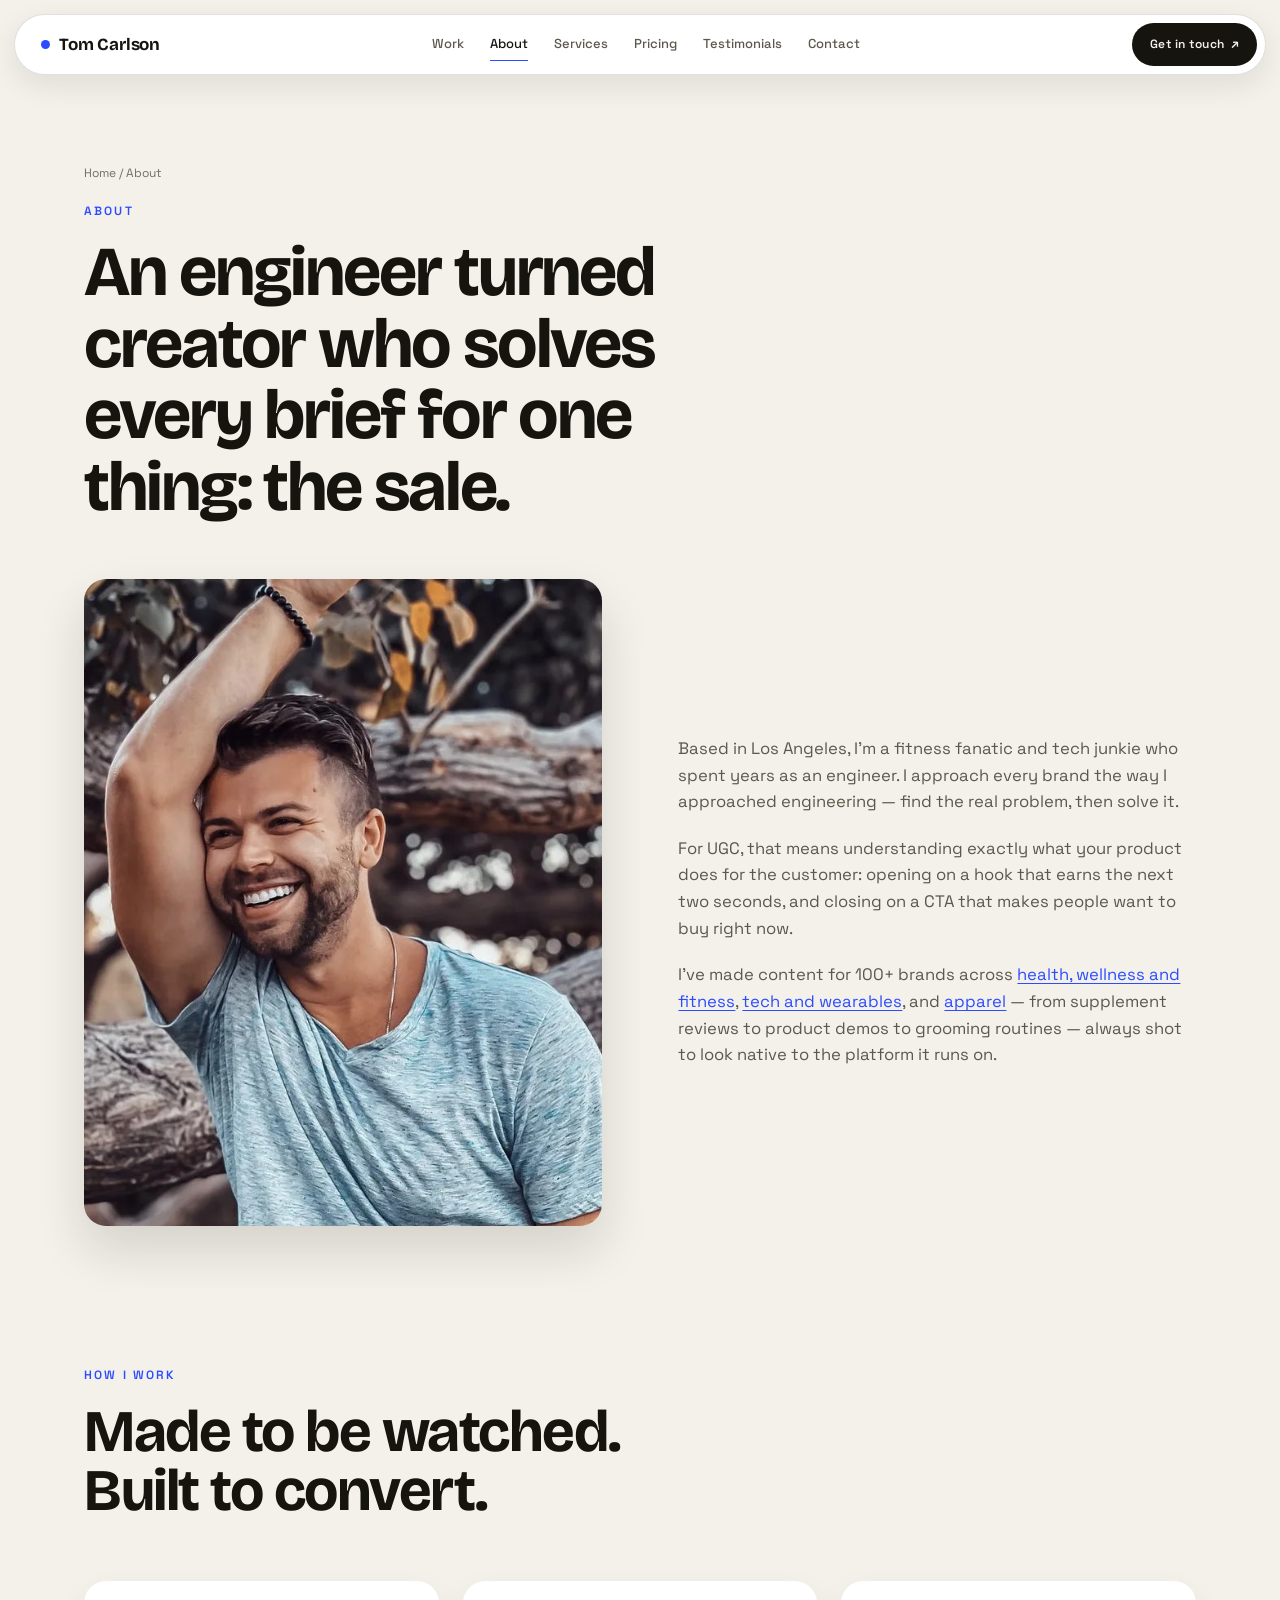
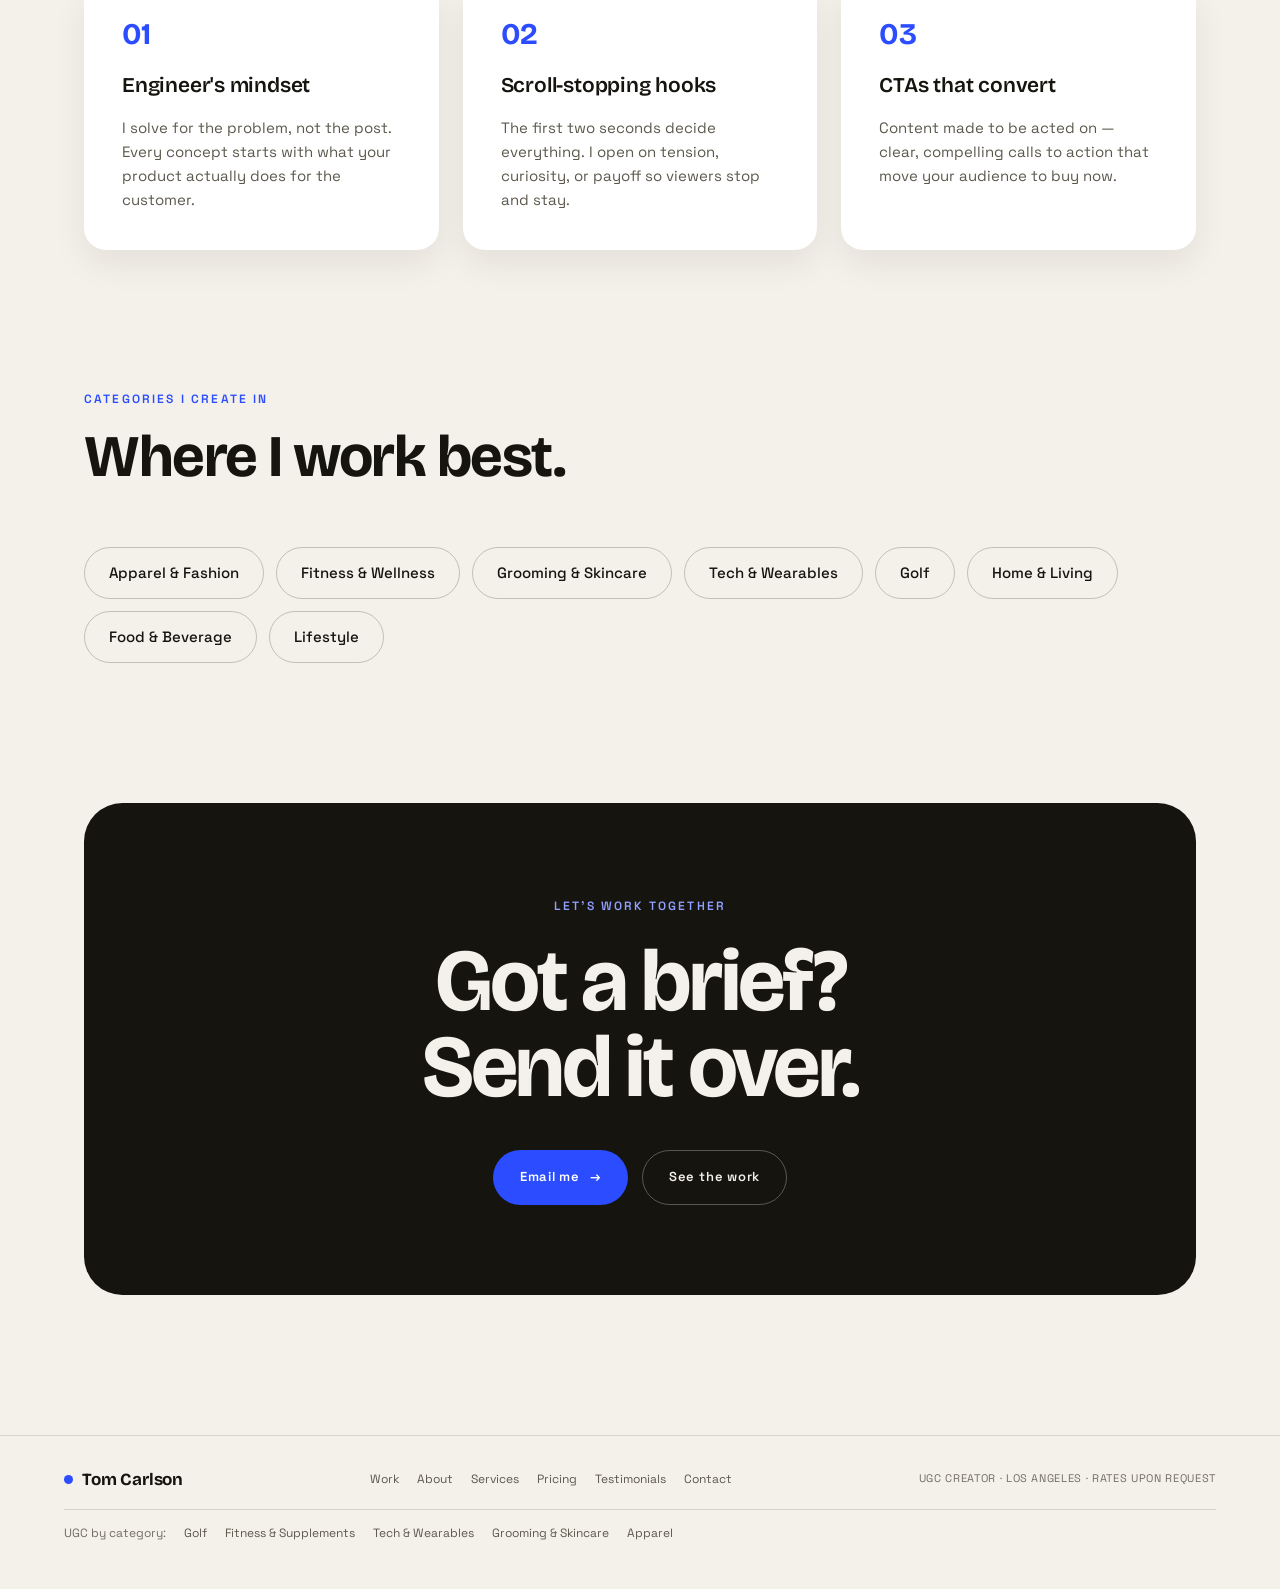
<file: about.html>
<!DOCTYPE html>
<html lang="en">
<head>
<meta charset="UTF-8">
<meta name="viewport" content="width=device-width, initial-scale=1">
<title>About Tom Carlson — Los Angeles UGC Creator &amp; Former Engineer</title>
<meta name="description" content="Tom Carlson is a Los Angeles-based UGC creator and former engineer specializing in health, wellness, fitness, sports and tech content that's built to convert.">
<link rel="canonical" href="https://tomcugc.com/about.html">
<meta name="robots" content="index, follow">

<meta property="og:type" content="profile">
<meta property="og:site_name" content="Tom Carlson — UGC Creator">
<meta property="og:title" content="About Tom Carlson — UGC Creator">
<meta property="og:description" content="An engineer turned UGC creator who solves every brief for one thing: the sale.">
<meta property="og:url" content="https://tomcugc.com/about.html">
<meta property="og:image" content="https://tomcugc.com/assets/og-image.jpg">
<meta property="og:image:width" content="1200">
<meta property="og:image:height" content="630">
<meta name="twitter:card" content="summary_large_image">

<link rel="icon" href="favicon.svg" type="image/svg+xml">
<link rel="preconnect" href="https://fonts.googleapis.com">
<link rel="preconnect" href="https://fonts.gstatic.com" crossorigin>
<link rel="preload" as="style" href="https://fonts.googleapis.com/css2?family=Bricolage+Grotesque:opsz,wght@12..96,400;12..96,500;12..96,600;12..96,700;12..96,800&family=Space+Grotesk:wght@400;500;600;700&display=optional">
<link href="https://fonts.googleapis.com/css2?family=Bricolage+Grotesque:opsz,wght@12..96,400;12..96,500;12..96,600;12..96,700;12..96,800&family=Space+Grotesk:wght@400;500;600;700&display=optional" rel="stylesheet" media="print" onload="this.media='all'">
<noscript><link href="https://fonts.googleapis.com/css2?family=Bricolage+Grotesque:opsz,wght@12..96,400;12..96,500;12..96,600;12..96,700;12..96,800&family=Space+Grotesk:wght@400;500;600;700&display=optional" rel="stylesheet"></noscript>
<link rel="stylesheet" href="styles.css?v=5">

<script type="application/ld+json">
{
  "@context": "https://schema.org",
  "@type": "BreadcrumbList",
  "itemListElement": [
    {"@type":"ListItem","position":1,"name":"Home","item":"https://tomcugc.com/"},
    {"@type":"ListItem","position":2,"name":"About","item":"https://tomcugc.com/about.html"}
  ]
}
</script>
<script type="application/ld+json">
{
  "@context": "https://schema.org",
  "@type": "Person",
  "name": "Tom Carlson",
  "alternateName": "tomcugc",
  "url": "https://tomcugc.com/about.html",
  "image": "https://tomcugc.com/assets/portrait.jpg",
  "jobTitle": "UGC Creator",
  "description": "Former engineer turned UGC creator based in Los Angeles, specializing in health, wellness, fitness, sports and tech content.",
  "address": { "@type": "PostalAddress", "addressLocality": "Los Angeles", "addressRegion": "CA", "addressCountry": "US" },
  "sameAs": ["https://instagram.com/tomcugc", "https://tiktok.com/@tomcugc"]
}
</script>
</head>
<body>
<a href="#main" class="skip-link">Skip to content</a>

<nav class="nav" id="nav" aria-label="Primary">
  <a href="/" class="brand"><span class="dot"></span>Tom Carlson</a>
  <div class="nav-mid">
    <a href="work.html">Work</a>
    <a href="about.html" aria-current="page">About</a>
    <a href="services.html">Services</a>
    <a href="pricing.html">Pricing</a>
    <a href="testimonials.html">Testimonials</a>
    <a href="contact.html">Contact</a>
  </div>
  <div class="nav-right">
    <a class="nav-cta" href="#" data-email="1" data-subject="UGC%20Project%20Inquiry">Get in touch <span class="arr">↗</span></a>
    <button class="nav-toggle" id="navToggle" aria-label="Open menu" aria-expanded="false" aria-controls="mnav"><span></span></button>
  </div>
</nav>
<div class="mnav" id="mnav">
  <a href="work.html">Work</a>
  <a href="about.html">About</a>
  <a href="services.html">Services</a>
  <a href="pricing.html">Pricing</a>
  <a href="testimonials.html">Testimonials</a>
  <a href="contact.html">Contact</a>
</div>

<main id="main">
<header class="pagehead">
  <div class="wrap">
    <p class="crumbs"><a href="/">Home</a> / About</p>
    <div class="idx kicker">About</div>
    <h1>An engineer turned creator who solves every brief for one thing: the sale.</h1>
  </div>
</header>

<section class="pad pad-top-0">
  <div class="wrap about">
    <div class="about-portrait"><img class="portrait-img" src="assets/portrait.webp" alt="Tom Carlson, UGC creator based in Los Angeles" width="480" height="600" loading="lazy"></div>
    <div>
      <div class="about-copy">
        <p class="body">Based in Los Angeles, I'm a fitness fanatic and tech junkie who spent years as an engineer. I approach every brand the way I approached engineering — find the real problem, then solve it.</p>
        <p class="body">For UGC, that means understanding exactly what your product does for the customer: opening on a hook that earns the next two seconds, and closing on a CTA that makes people want to buy right now.</p>
        <p class="body">I've made content for 100+ brands across <a href="work.html#fitness-wellness" class="accent">health, wellness and fitness</a>, <a href="work.html#tech-wearables" class="accent">tech and wearables</a>, and <a href="work.html#apparel-fashion" class="accent">apparel</a> — from supplement reviews to product demos to grooming routines — always shot to look native to the platform it runs on.</p>
      </div>
    </div>
  </div>
</section>

<section class="pad pad-top-0" id="approach">
  <div class="wrap">
    <div class="sechead"><div class="idx">How I work</div><h2>Made to be watched. Built to convert.</h2></div>
    <div class="ap-grid">
      <div class="ap"><div class="n">01</div><h3>Engineer's mindset</h3><p>I solve for the problem, not the post. Every concept starts with what your product actually does for the customer.</p></div>
      <div class="ap"><div class="n">02</div><h3>Scroll-stopping hooks</h3><p>The first two seconds decide everything. I open on tension, curiosity, or payoff so viewers stop and stay.</p></div>
      <div class="ap"><div class="n">03</div><h3>CTAs that convert</h3><p>Content made to be acted on — clear, compelling calls to action that move your audience to buy now.</p></div>
    </div>
  </div>
</section>

<section class="pad pad-top-0" id="verticals">
  <div class="wrap">
    <div class="sechead"><div class="idx">Categories I create in</div><h2>Where I work best.</h2></div>
    <div class="chips">
      <a class="chip" href="apparel-ugc-creator.html">Apparel &amp; Fashion</a><a class="chip" href="fitness-ugc-creator.html">Fitness &amp; Wellness</a><a class="chip" href="grooming-skincare-ugc-creator.html">Grooming &amp; Skincare</a><a class="chip" href="tech-ugc-creator.html">Tech &amp; Wearables</a><a class="chip" href="golf-ugc-creator.html">Golf</a><a class="chip" href="work.html#home-living">Home &amp; Living</a><a class="chip" href="work.html#food-beverage">Food &amp; Beverage</a><a class="chip" href="work.html#lifestyle">Lifestyle</a>
    </div>
  </div>
</section>

<section class="pad pad-top-0" id="contact">
  <div class="wrap">
    <div class="contact-card">
      <span class="kicker">Let's work together</span>
      <h2>Got a brief?<br>Send it over.</h2>
      <div class="cta">
        <a class="btn btn-solid" href="#" data-email="1" data-subject="UGC%20Project%20Inquiry">Email me <span class="arr">→</span></a>
        <a class="btn btn-ghost" href="work.html">See the work</a>
      </div>
    </div>
  </div>
</section>
</main>

<footer>
  <span class="brand"><span class="dot"></span>Tom Carlson</span>
  <nav class="fnav" aria-label="Footer">
    <a href="work.html">Work</a><a href="about.html">About</a><a href="services.html">Services</a><a href="pricing.html">Pricing</a><a href="testimonials.html">Testimonials</a><a href="contact.html">Contact</a>
  </nav>
  <nav class="fnav fnav-cats" aria-label="UGC categories"><span class="fnav-lbl">UGC by category:</span><a href="golf-ugc-creator.html">Golf</a><a href="fitness-ugc-creator.html">Fitness &amp; Supplements</a><a href="tech-ugc-creator.html">Tech &amp; Wearables</a><a href="grooming-skincare-ugc-creator.html">Grooming &amp; Skincare</a><a href="apparel-ugc-creator.html">Apparel</a></nav>
  <span class="c">UGC Creator · Los Angeles · Rates upon request</span>
</footer>

<script src="script.js"></script>
</body>
</html>
</file>
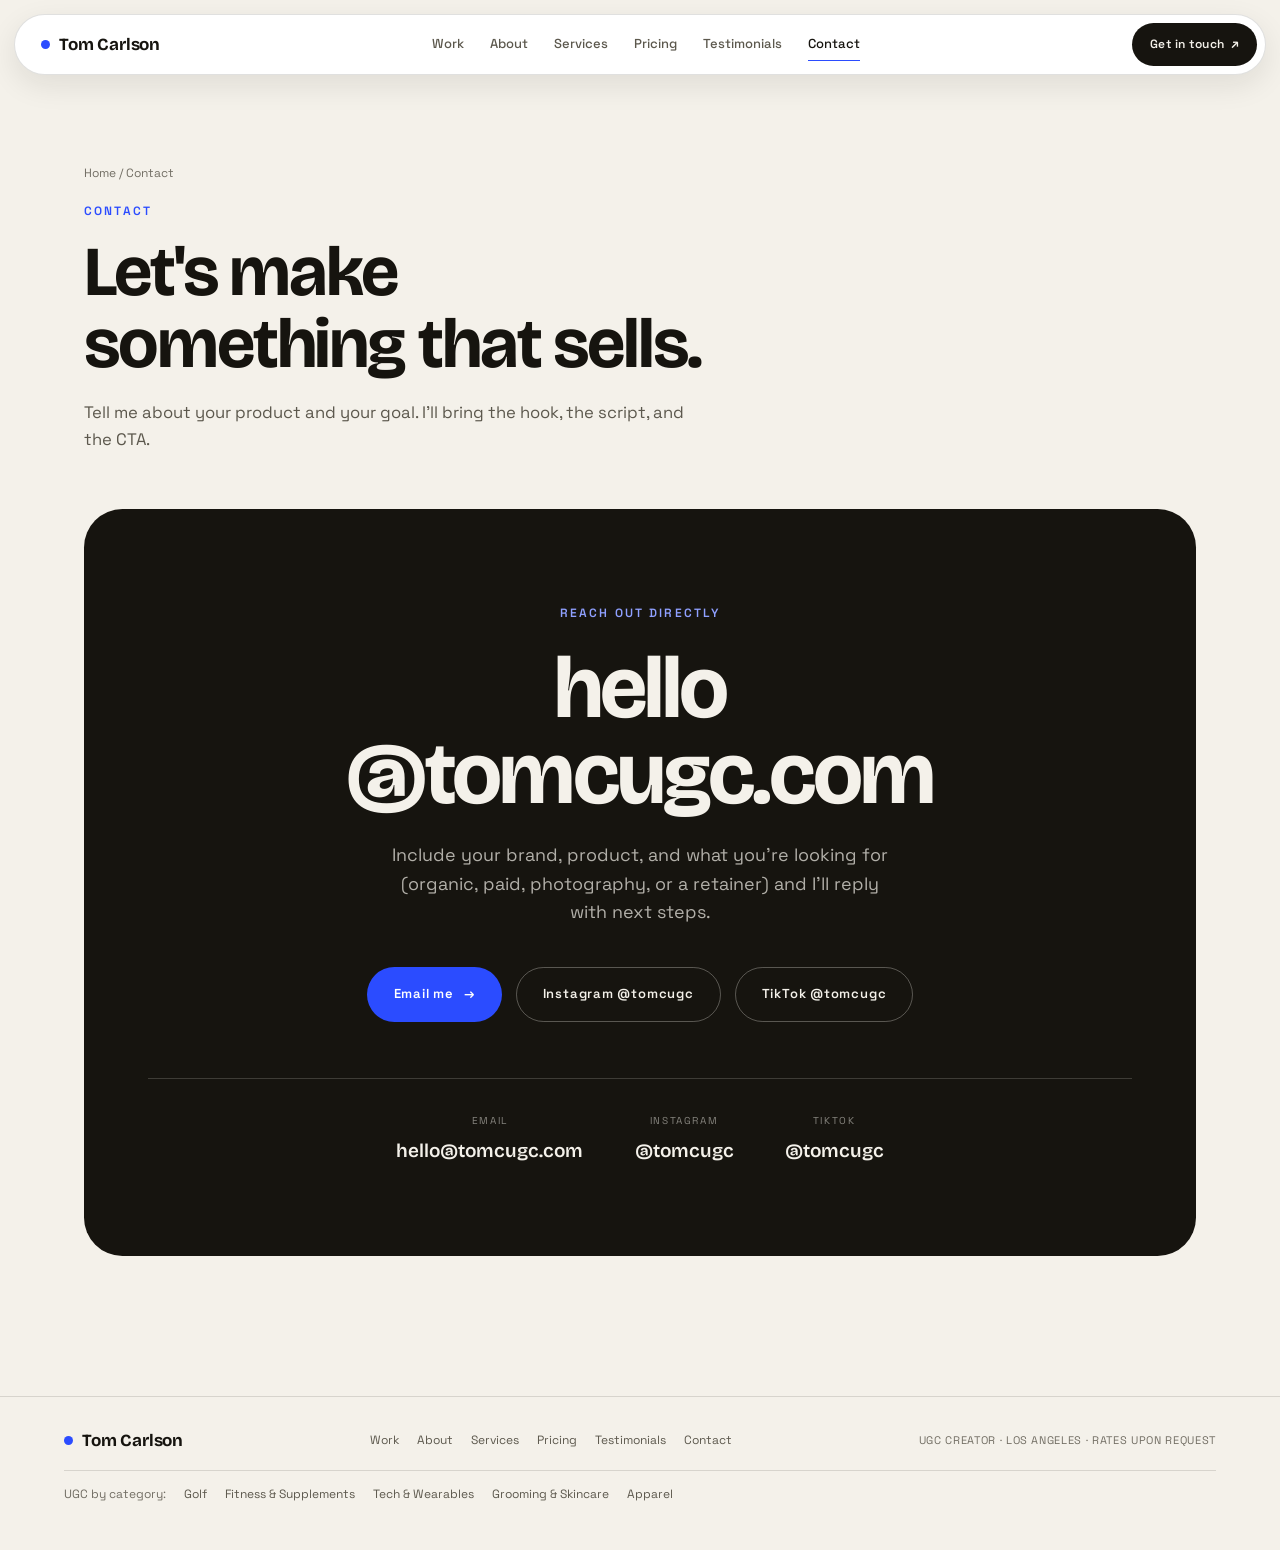
<file: contact.html>
<!DOCTYPE html>
<html lang="en">
<head>
<meta charset="UTF-8">
<meta name="viewport" content="width=device-width, initial-scale=1">
<title>Hire a UGC Creator — Contact Tom Carlson, Los Angeles</title>
<meta name="description" content="Get in touch with Tom Carlson about a UGC video or photography project. Email hello@tomcugc.com or find him on Instagram and TikTok @tomcugc.">
<link rel="canonical" href="https://tomcugc.com/contact.html">
<meta name="robots" content="index, follow">

<meta property="og:type" content="website">
<meta property="og:site_name" content="Tom Carlson — UGC Creator">
<meta property="og:title" content="Hire a UGC Creator — Contact Tom Carlson, Los Angeles">
<meta property="og:description" content="Get in touch about a UGC video or photography project.">
<meta property="og:url" content="https://tomcugc.com/contact.html">
<meta property="og:image" content="https://tomcugc.com/assets/og-image.jpg">
<meta property="og:image:width" content="1200">
<meta property="og:image:height" content="630">
<meta name="twitter:card" content="summary_large_image">

<link rel="icon" href="favicon.svg" type="image/svg+xml">
<link rel="preconnect" href="https://fonts.googleapis.com">
<link rel="preconnect" href="https://fonts.gstatic.com" crossorigin>
<link rel="preload" as="style" href="https://fonts.googleapis.com/css2?family=Bricolage+Grotesque:opsz,wght@12..96,400;12..96,500;12..96,600;12..96,700;12..96,800&family=Space+Grotesk:wght@400;500;600;700&display=optional">
<link href="https://fonts.googleapis.com/css2?family=Bricolage+Grotesque:opsz,wght@12..96,400;12..96,500;12..96,600;12..96,700;12..96,800&family=Space+Grotesk:wght@400;500;600;700&display=optional" rel="stylesheet" media="print" onload="this.media='all'">
<noscript><link href="https://fonts.googleapis.com/css2?family=Bricolage+Grotesque:opsz,wght@12..96,400;12..96,500;12..96,600;12..96,700;12..96,800&family=Space+Grotesk:wght@400;500;600;700&display=optional" rel="stylesheet"></noscript>
<link rel="stylesheet" href="styles.css?v=5">

<script type="application/ld+json">
{
  "@context": "https://schema.org",
  "@type": "BreadcrumbList",
  "itemListElement": [
    {"@type":"ListItem","position":1,"name":"Home","item":"https://tomcugc.com/"},
    {"@type":"ListItem","position":2,"name":"Contact","item":"https://tomcugc.com/contact.html"}
  ]
}
</script>
<script type="application/ld+json">
{
  "@context": "https://schema.org",
  "@type": "ContactPage",
  "url": "https://tomcugc.com/contact.html",
  "about": { "@type": "Person", "name": "Tom Carlson", "email": "mailto:hello@tomcugc.com" }
}
</script>
</head>
<body>
<a href="#main" class="skip-link">Skip to content</a>

<nav class="nav" id="nav" aria-label="Primary">
  <a href="/" class="brand"><span class="dot"></span>Tom Carlson</a>
  <div class="nav-mid">
    <a href="work.html">Work</a>
    <a href="about.html">About</a>
    <a href="services.html">Services</a>
    <a href="pricing.html">Pricing</a>
    <a href="testimonials.html">Testimonials</a>
    <a href="contact.html" aria-current="page">Contact</a>
  </div>
  <div class="nav-right">
    <a class="nav-cta" href="#" data-email="1" data-subject="UGC%20Project%20Inquiry">Get in touch <span class="arr">↗</span></a>
    <button class="nav-toggle" id="navToggle" aria-label="Open menu" aria-expanded="false" aria-controls="mnav"><span></span></button>
  </div>
</nav>
<div class="mnav" id="mnav">
  <a href="work.html">Work</a>
  <a href="about.html">About</a>
  <a href="services.html">Services</a>
  <a href="pricing.html">Pricing</a>
  <a href="testimonials.html">Testimonials</a>
  <a href="contact.html">Contact</a>
</div>

<main id="main">
<header class="pagehead">
  <div class="wrap">
    <p class="crumbs"><a href="/">Home</a> / Contact</p>
    <div class="idx kicker">Contact</div>
    <h1>Let's make something that sells.</h1>
    <p class="body">Tell me about your product and your goal. I'll bring the hook, the script, and the CTA.</p>
  </div>
</header>

<section class="pad pad-top-0">
  <div class="wrap">
    <div class="contact-card">
      <span class="kicker">Reach out directly</span>
      <h2>hello<br>@tomcugc.com</h2>
      <p class="sub">Include your brand, product, and what you're looking for (organic, paid, photography, or a retainer) and I'll reply with next steps.</p>
      <div class="cta">
        <a class="btn btn-solid" href="#" data-email="1" data-subject="UGC%20Project%20Inquiry">Email me <span class="arr">→</span></a>
        <a class="btn btn-ghost" href="https://instagram.com/tomcugc" target="_blank" rel="noopener">Instagram @tomcugc</a>
        <a class="btn btn-ghost" href="https://tiktok.com/@tomcugc" target="_blank" rel="noopener">TikTok @tomcugc</a>
      </div>
      <div class="contact-links">
        <a href="#" data-email="1" data-email-text="1"><span class="k">Email</span><span class="v">hello@tomcugc.com</span></a>
        <a href="https://instagram.com/tomcugc" target="_blank" rel="noopener"><span class="k">Instagram</span><span class="v">@tomcugc</span></a>
        <a href="https://tiktok.com/@tomcugc" target="_blank" rel="noopener"><span class="k">TikTok</span><span class="v">@tomcugc</span></a>
      </div>
    </div>
  </div>
</section>
</main>

<footer>
  <span class="brand"><span class="dot"></span>Tom Carlson</span>
  <nav class="fnav" aria-label="Footer">
    <a href="work.html">Work</a><a href="about.html">About</a><a href="services.html">Services</a><a href="pricing.html">Pricing</a><a href="testimonials.html">Testimonials</a><a href="contact.html">Contact</a>
  </nav>
  <nav class="fnav fnav-cats" aria-label="UGC categories"><span class="fnav-lbl">UGC by category:</span><a href="golf-ugc-creator.html">Golf</a><a href="fitness-ugc-creator.html">Fitness &amp; Supplements</a><a href="tech-ugc-creator.html">Tech &amp; Wearables</a><a href="grooming-skincare-ugc-creator.html">Grooming &amp; Skincare</a><a href="apparel-ugc-creator.html">Apparel</a></nav>
  <span class="c">UGC Creator · Los Angeles · Rates upon request</span>
</footer>

<script src="script.js"></script>
</body>
</html>
</file>
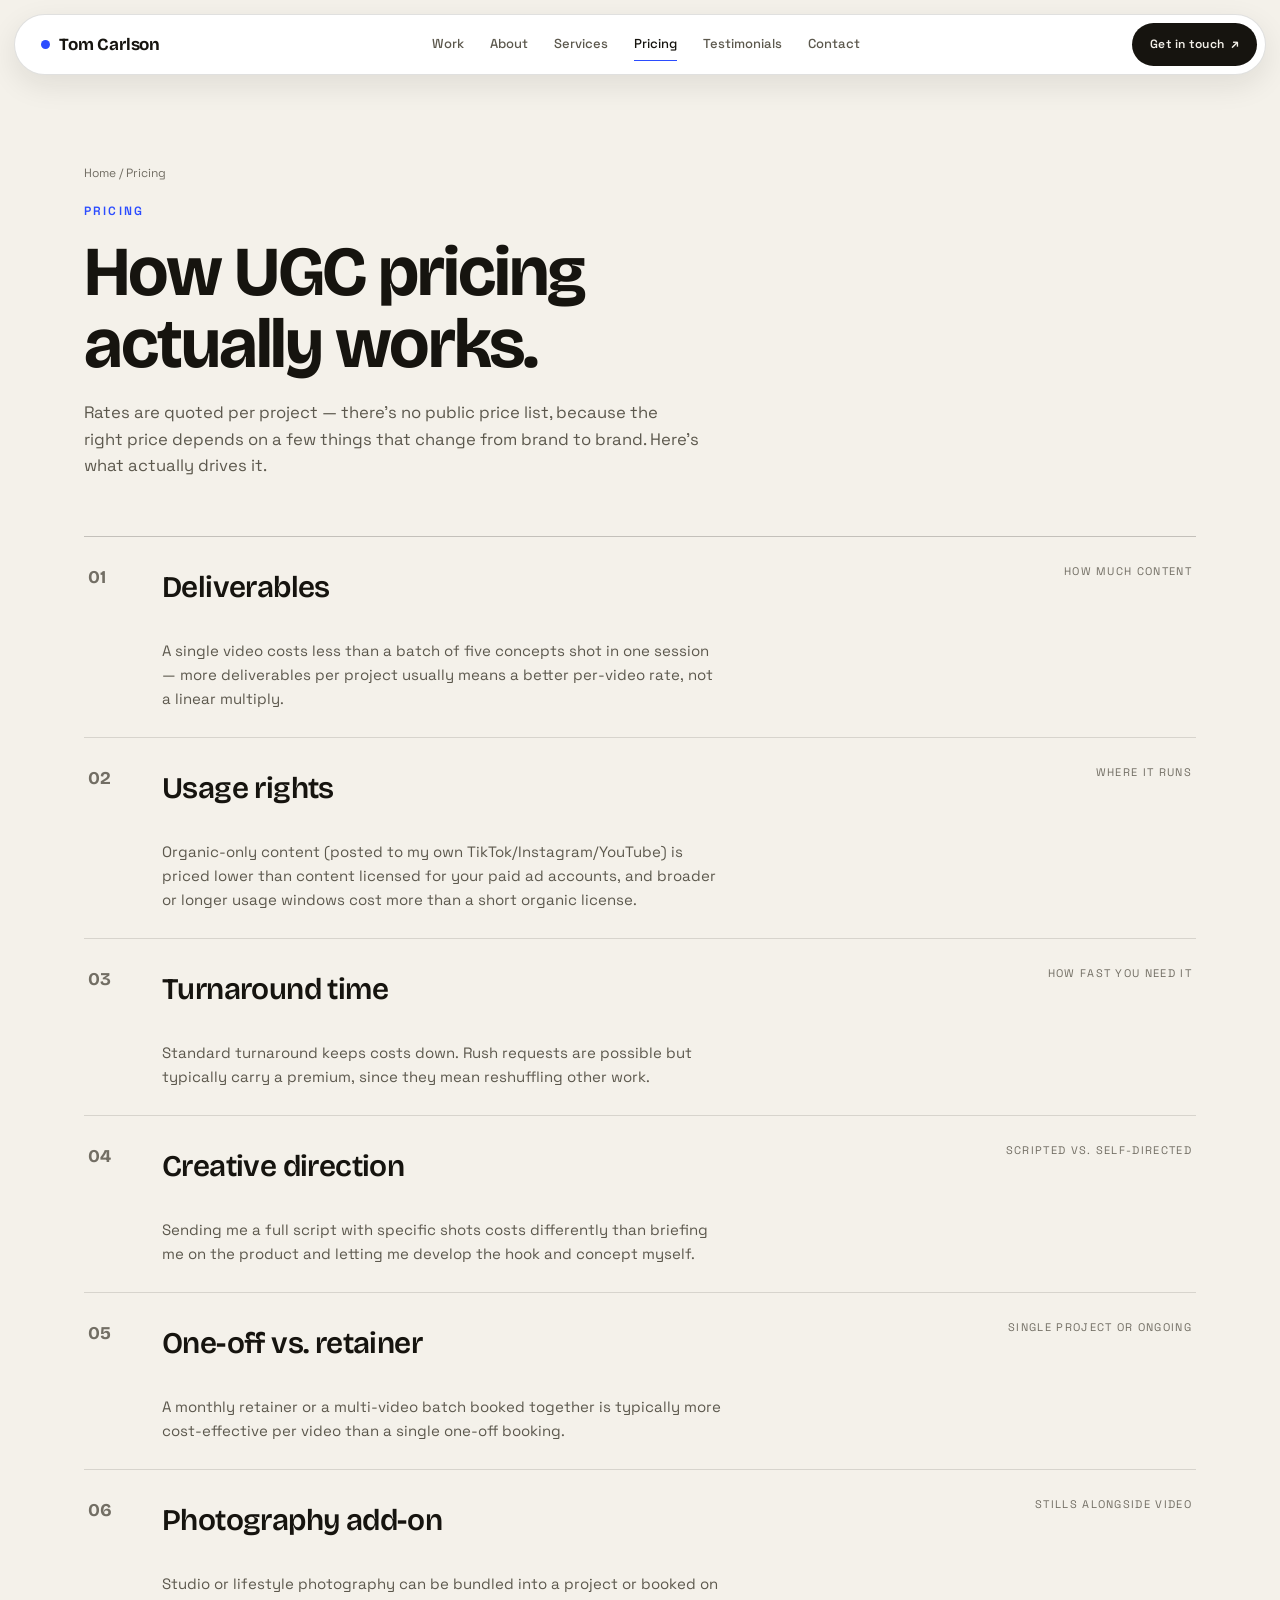
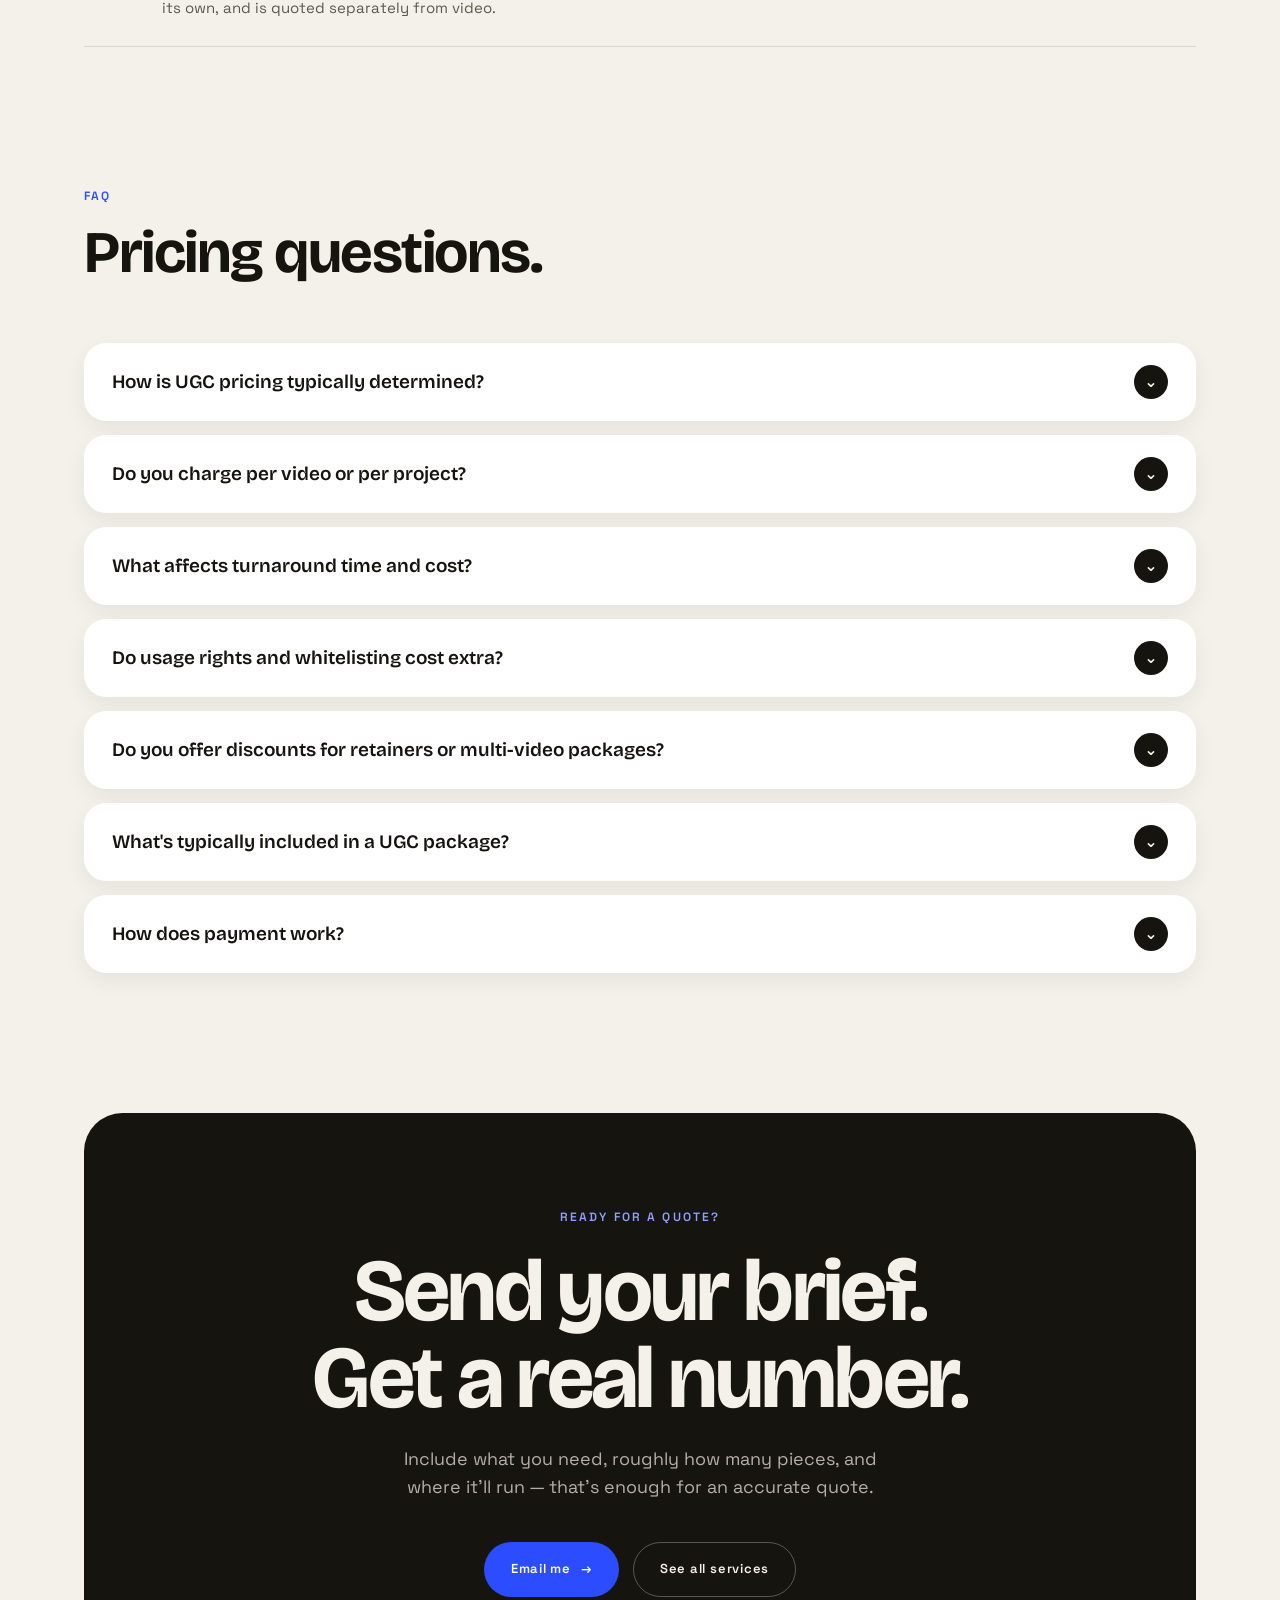
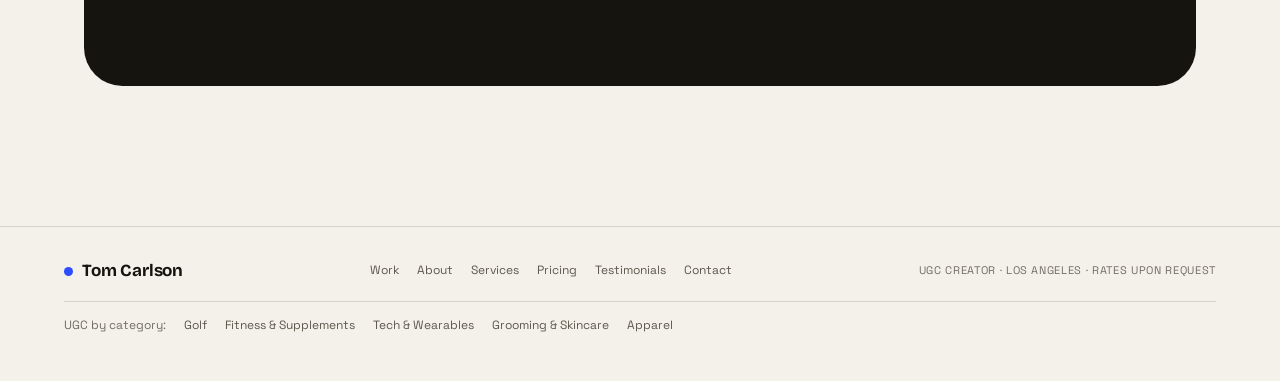
<file: pricing.html>
<!DOCTYPE html>
<html lang="en">
<head>
<meta charset="UTF-8">
<meta name="viewport" content="width=device-width, initial-scale=1">
<title>UGC Pricing Guide — What Affects the Cost | Tom Carlson</title>
<meta name="description" content="How UGC creator pricing works: what drives cost (deliverables, usage rights, turnaround, retainers) and answers to common questions about booking Tom Carlson.">
<link rel="canonical" href="https://tomcugc.com/pricing.html">
<meta name="robots" content="index, follow">

<meta property="og:type" content="website">
<meta property="og:site_name" content="Tom Carlson — UGC Creator">
<meta property="og:title" content="UGC Pricing Guide — Tom Carlson">
<meta property="og:description" content="What actually drives UGC pricing, explained plainly — deliverables, usage rights, turnaround, and retainers vs one-off projects.">
<meta property="og:url" content="https://tomcugc.com/pricing.html">
<meta property="og:image" content="https://tomcugc.com/assets/og-image.jpg">
<meta property="og:image:width" content="1200">
<meta property="og:image:height" content="630">
<meta name="twitter:card" content="summary_large_image">

<link rel="icon" href="favicon.svg" type="image/svg+xml">
<link rel="preconnect" href="https://fonts.googleapis.com">
<link rel="preconnect" href="https://fonts.gstatic.com" crossorigin>
<link rel="preload" as="style" href="https://fonts.googleapis.com/css2?family=Bricolage+Grotesque:opsz,wght@12..96,400;12..96,500;12..96,600;12..96,700;12..96,800&family=Space+Grotesk:wght@400;500;600;700&display=optional">
<link href="https://fonts.googleapis.com/css2?family=Bricolage+Grotesque:opsz,wght@12..96,400;12..96,500;12..96,600;12..96,700;12..96,800&family=Space+Grotesk:wght@400;500;600;700&display=optional" rel="stylesheet" media="print" onload="this.media='all'">
<noscript><link href="https://fonts.googleapis.com/css2?family=Bricolage+Grotesque:opsz,wght@12..96,400;12..96,500;12..96,600;12..96,700;12..96,800&family=Space+Grotesk:wght@400;500;600;700&display=optional" rel="stylesheet"></noscript>
<link rel="stylesheet" href="styles.css?v=5">

<script type="application/ld+json">
{
  "@context": "https://schema.org",
  "@type": "BreadcrumbList",
  "itemListElement": [
    {"@type":"ListItem","position":1,"name":"Home","item":"https://tomcugc.com/"},
    {"@type":"ListItem","position":2,"name":"Pricing","item":"https://tomcugc.com/pricing.html"}
  ]
}
</script>
<script type="application/ld+json">
{
  "@context": "https://schema.org",
  "@type": "FAQPage",
  "mainEntity": [
    {"@type":"Question","name":"How is UGC pricing typically determined?","acceptedAnswer":{"@type":"Answer","text":"UGC pricing is usually built from a few factors: how many videos or photos you need, whether the content is for organic posting or paid ads, how broad the usage rights are, turnaround time, and whether it's a one-off project or an ongoing retainer. There's rarely a single flat rate — a quick brief gets you an accurate quote."}},
    {"@type":"Question","name":"Do you charge per video or per project?","acceptedAnswer":{"@type":"Answer","text":"Both, depending on what you need. Simple requests are often quoted per video; larger campaigns with multiple concepts, a shoot day, or photography included are usually quoted as a project."}},
    {"@type":"Question","name":"What affects turnaround time and cost?","acceptedAnswer":{"@type":"Answer","text":"Standard turnaround allows time for scripting, filming, and editing without a rush fee. Faster turnarounds are possible but typically cost more, since they mean reprioritizing other projects."}},
    {"@type":"Question","name":"Do usage rights and whitelisting cost extra?","acceptedAnswer":{"@type":"Answer","text":"Yes. Organic-only content (posted to my own channels) is priced differently than content licensed for your paid ad accounts or whitelisted for Spark Ads/Partnership Ads. Broader or longer usage terms cost more than a short, organic-only license."}},
    {"@type":"Question","name":"Do you offer discounts for retainers or multi-video packages?","acceptedAnswer":{"@type":"Answer","text":"Yes — a monthly retainer or a batch of videos booked at once is typically more cost-effective per video than one-off single bookings, since it reduces back-and-forth scoping for each piece."}},
    {"@type":"Question","name":"What's typically included in a UGC package?","acceptedAnswer":{"@type":"Answer","text":"Most packages include concept/hook development, filming, basic editing, and delivery in the formats you need. Script writing, voiceover, paid usage rights, and photography can be added depending on the project."}},
    {"@type":"Question","name":"How does payment work?","acceptedAnswer":{"@type":"Answer","text":"Details are worked out per project once scope is confirmed — email hello@tomcugc.com with your brief and I'll walk you through it."}}
  ]
}
</script>
</head>
<body>
<a href="#main" class="skip-link">Skip to content</a>

<nav class="nav" id="nav" aria-label="Primary">
  <a href="/" class="brand"><span class="dot"></span>Tom Carlson</a>
  <div class="nav-mid">
    <a href="work.html">Work</a>
    <a href="about.html">About</a>
    <a href="services.html">Services</a>
    <a href="pricing.html" aria-current="page">Pricing</a>
    <a href="testimonials.html">Testimonials</a>
    <a href="contact.html">Contact</a>
  </div>
  <div class="nav-right">
    <a class="nav-cta" href="#" data-email="1" data-subject="UGC%20Project%20Inquiry">Get in touch <span class="arr">↗</span></a>
    <button class="nav-toggle" id="navToggle" aria-label="Open menu" aria-expanded="false" aria-controls="mnav"><span></span></button>
  </div>
</nav>
<div class="mnav" id="mnav">
  <a href="work.html">Work</a>
  <a href="about.html">About</a>
  <a href="services.html">Services</a>
  <a href="pricing.html">Pricing</a>
  <a href="testimonials.html">Testimonials</a>
  <a href="contact.html">Contact</a>
</div>

<main id="main">
<header class="pagehead">
  <div class="wrap">
    <p class="crumbs"><a href="/">Home</a> / Pricing</p>
    <div class="idx kicker">Pricing</div>
    <h1>How UGC pricing actually works.</h1>
    <p class="body">Rates are quoted per project — there's no public price list, because the right price depends on a few things that change from brand to brand. Here's what actually drives it.</p>
  </div>
</header>

<section class="pad pad-top-0">
  <div class="wrap">
    <div class="svc">
      <div class="row"><span class="num">01</span><span class="nm">Deliverables</span><span class="tg">How much content</span><p class="desc">A single video costs less than a batch of five concepts shot in one session — more deliverables per project usually means a better per-video rate, not a linear multiply.</p></div>
      <div class="row"><span class="num">02</span><span class="nm">Usage rights</span><span class="tg">Where it runs</span><p class="desc">Organic-only content (posted to my own TikTok/Instagram/YouTube) is priced lower than content licensed for your paid ad accounts, and broader or longer usage windows cost more than a short organic license.</p></div>
      <div class="row"><span class="num">03</span><span class="nm">Turnaround time</span><span class="tg">How fast you need it</span><p class="desc">Standard turnaround keeps costs down. Rush requests are possible but typically carry a premium, since they mean reshuffling other work.</p></div>
      <div class="row"><span class="num">04</span><span class="nm">Creative direction</span><span class="tg">Scripted vs. self-directed</span><p class="desc">Sending me a full script with specific shots costs differently than briefing me on the product and letting me develop the hook and concept myself.</p></div>
      <div class="row"><span class="num">05</span><span class="nm">One-off vs. retainer</span><span class="tg">Single project or ongoing</span><p class="desc">A monthly retainer or a multi-video batch booked together is typically more cost-effective per video than a single one-off booking.</p></div>
      <div class="row"><span class="num">06</span><span class="nm">Photography add-on</span><span class="tg">Stills alongside video</span><p class="desc">Studio or lifestyle photography can be bundled into a project or booked on its own, and is quoted separately from video.</p></div>
    </div>
  </div>
</section>

<section class="pad pad-top-0" id="faq">
  <div class="wrap">
    <div class="sechead"><div class="idx">FAQ</div><h2>Pricing questions.</h2></div>
    <div class="faq">
      <details>
        <summary>How is UGC pricing typically determined?</summary>
        <p class="a">UGC pricing is usually built from a few factors: how many videos or photos you need, whether the content is for organic posting or paid ads, how broad the usage rights are, turnaround time, and whether it's a one-off project or an ongoing retainer. There's rarely a single flat rate — a quick brief gets you an accurate quote.</p>
      </details>
      <details>
        <summary>Do you charge per video or per project?</summary>
        <p class="a">Both, depending on what you need. Simple requests are often quoted per video; larger campaigns with multiple concepts, a shoot day, or photography included are usually quoted as a project.</p>
      </details>
      <details>
        <summary>What affects turnaround time and cost?</summary>
        <p class="a">Standard turnaround allows time for scripting, filming, and editing without a rush fee. Faster turnarounds are possible but typically cost more, since they mean reprioritizing other projects.</p>
      </details>
      <details>
        <summary>Do usage rights and whitelisting cost extra?</summary>
        <p class="a">Yes. Organic-only content is priced differently than content licensed for your paid ad accounts or whitelisted for Spark Ads/Partnership Ads. Broader or longer usage terms cost more than a short, organic-only license.</p>
      </details>
      <details>
        <summary>Do you offer discounts for retainers or multi-video packages?</summary>
        <p class="a">Yes — a monthly retainer or a batch of videos booked at once is typically more cost-effective per video than one-off single bookings, since it reduces back-and-forth scoping for each piece.</p>
      </details>
      <details>
        <summary>What's typically included in a UGC package?</summary>
        <p class="a">Most packages include concept/hook development, filming, basic editing, and delivery in the formats you need. Script writing, voiceover, paid usage rights, and photography can be added depending on the project.</p>
      </details>
      <details>
        <summary>How does payment work?</summary>
        <p class="a">Details are worked out per project once scope is confirmed — <a href="contact.html" class="accent">email your brief</a> and I'll walk you through it.</p>
      </details>
    </div>
  </div>
</section>

<section class="pad pad-top-0" id="contact">
  <div class="wrap">
    <div class="contact-card">
      <span class="kicker">Ready for a quote?</span>
      <h2>Send your brief.<br>Get a real number.</h2>
      <p class="sub">Include what you need, roughly how many pieces, and where it'll run — that's enough for an accurate quote.</p>
      <div class="cta">
        <a class="btn btn-solid" href="#" data-email="1" data-subject="UGC%20Project%20Inquiry">Email me <span class="arr">→</span></a>
        <a class="btn btn-ghost" href="services.html">See all services</a>
      </div>
    </div>
  </div>
</section>
</main>

<footer>
  <span class="brand"><span class="dot"></span>Tom Carlson</span>
  <nav class="fnav" aria-label="Footer">
    <a href="work.html">Work</a><a href="about.html">About</a><a href="services.html">Services</a><a href="pricing.html">Pricing</a><a href="testimonials.html">Testimonials</a><a href="contact.html">Contact</a>
  </nav>
  <nav class="fnav fnav-cats" aria-label="UGC categories"><span class="fnav-lbl">UGC by category:</span><a href="golf-ugc-creator.html">Golf</a><a href="fitness-ugc-creator.html">Fitness &amp; Supplements</a><a href="tech-ugc-creator.html">Tech &amp; Wearables</a><a href="grooming-skincare-ugc-creator.html">Grooming &amp; Skincare</a><a href="apparel-ugc-creator.html">Apparel</a></nav>
  <span class="c">UGC Creator · Los Angeles · Rates upon request</span>
</footer>

<script src="script.js"></script>
</body>
</html>
</file>
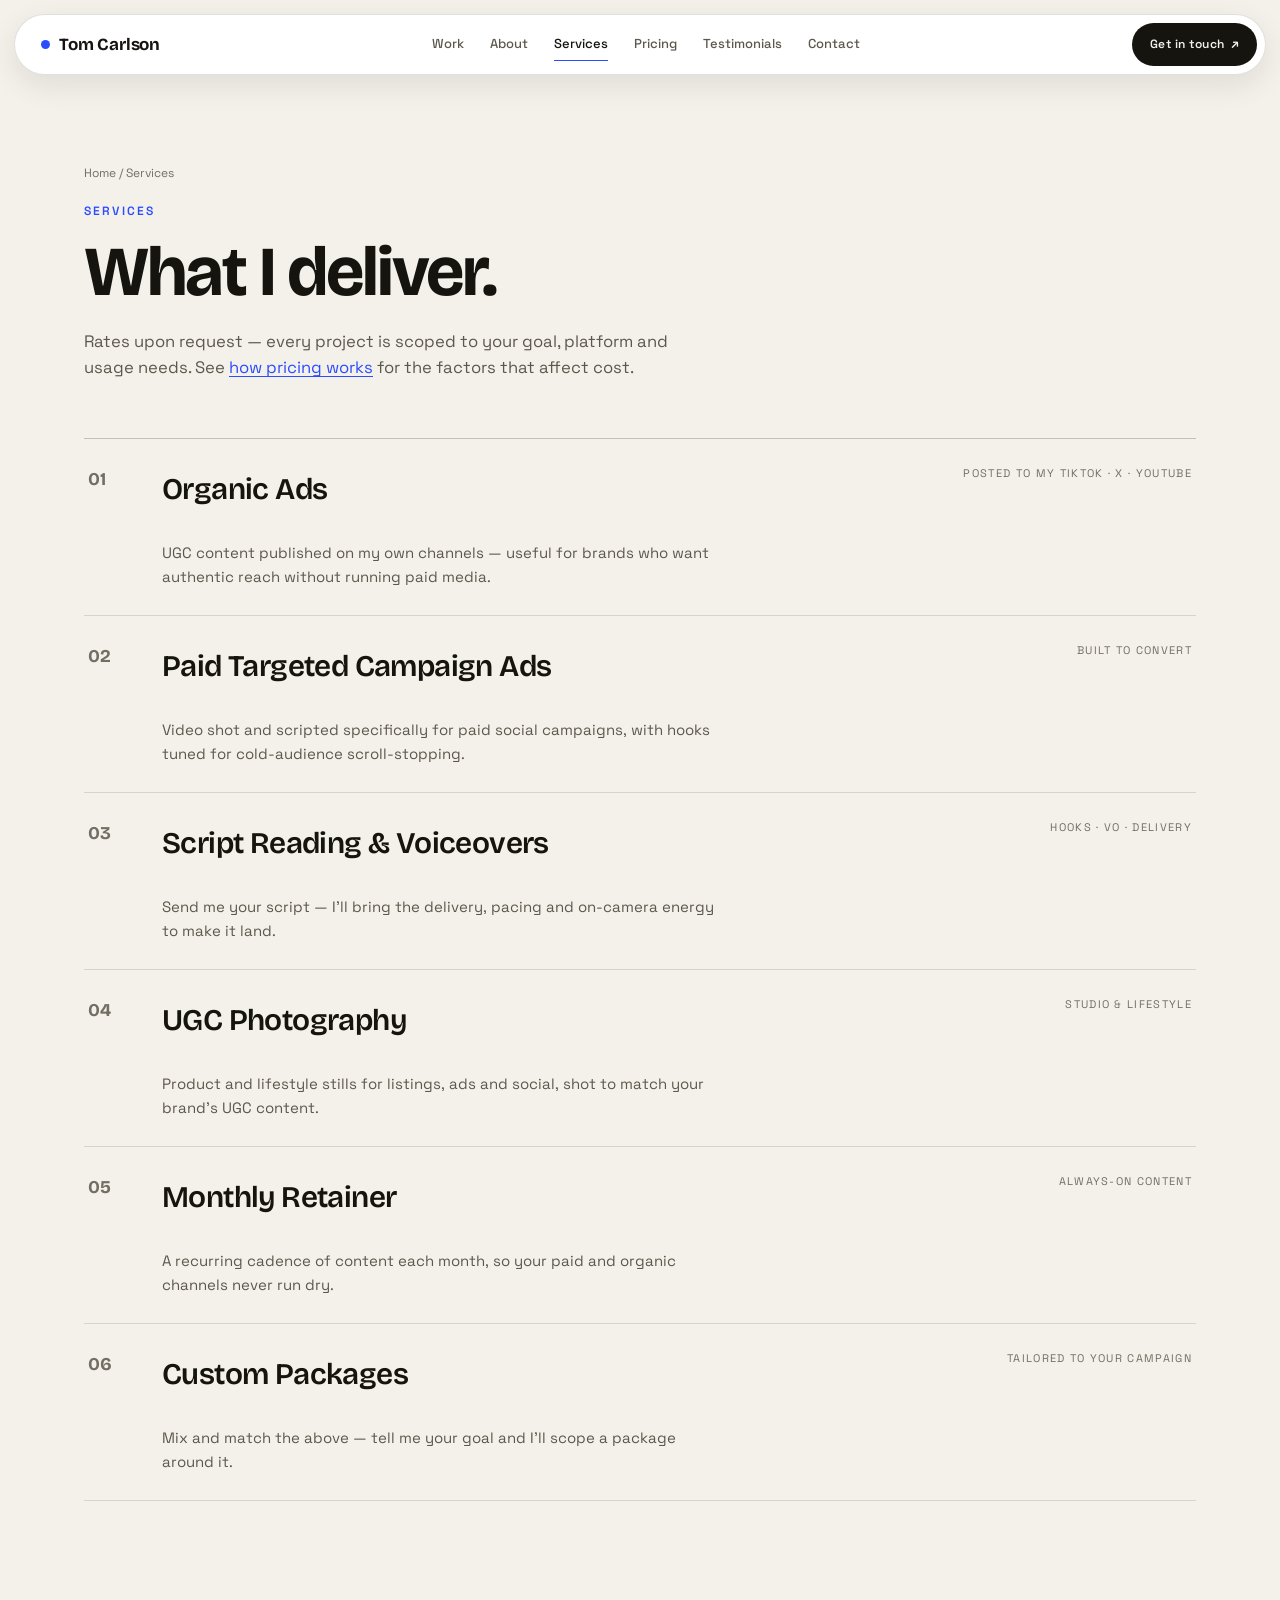
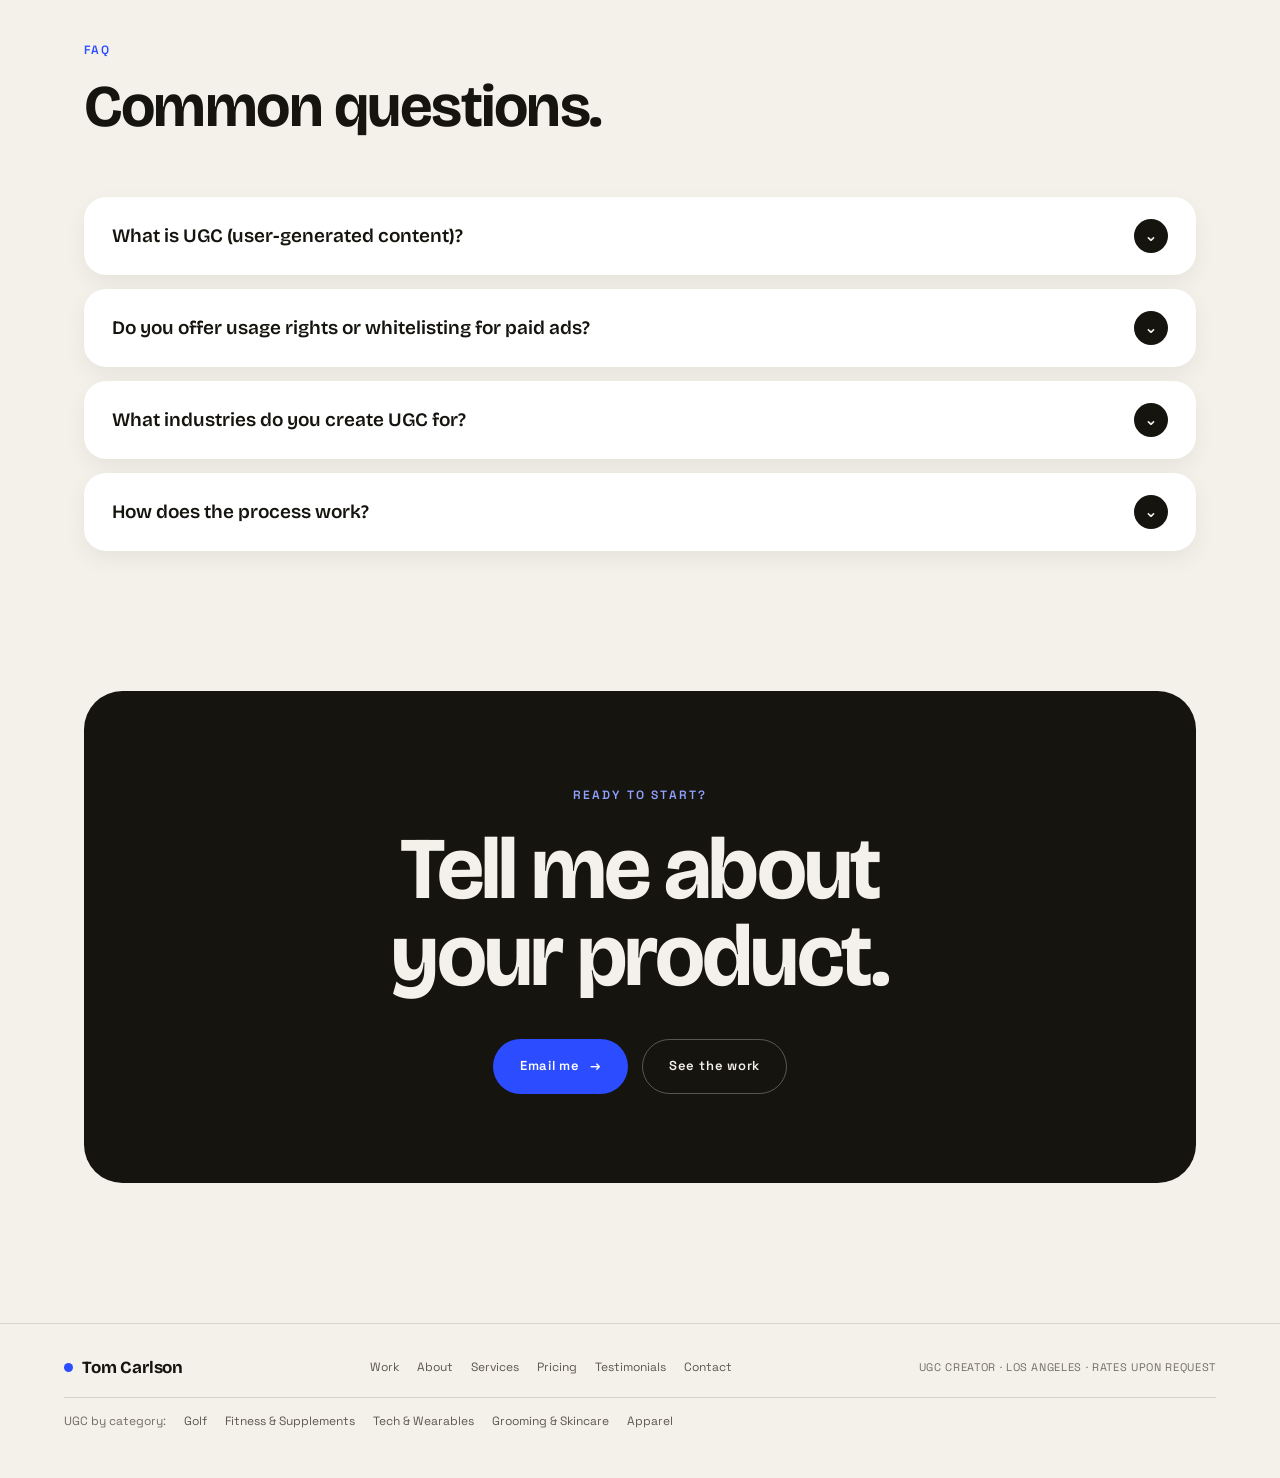
<file: services.html>
<!DOCTYPE html>
<html lang="en">
<head>
<meta charset="UTF-8">
<meta name="viewport" content="width=device-width, initial-scale=1">
<title>UGC Video Services — Organic, Paid Ads &amp; Photo | Tom Carlson</title>
<meta name="description" content="UGC services from Tom Carlson: organic and paid ad content, script reading and voiceover, UGC photography, monthly retainers and custom packages.">
<link rel="canonical" href="https://tomcugc.com/services.html">
<meta name="robots" content="index, follow">

<meta property="og:type" content="website">
<meta property="og:site_name" content="Tom Carlson — UGC Creator">
<meta property="og:title" content="UGC Video Services — Organic, Paid Ads &amp; Photo | Tom Carlson">
<meta property="og:description" content="Organic ads, paid campaign content, script &amp; VO, UGC photography, monthly retainers and custom packages.">
<meta property="og:url" content="https://tomcugc.com/services.html">
<meta property="og:image" content="https://tomcugc.com/assets/og-image.jpg">
<meta property="og:image:width" content="1200">
<meta property="og:image:height" content="630">
<meta name="twitter:card" content="summary_large_image">

<link rel="icon" href="favicon.svg" type="image/svg+xml">
<link rel="preconnect" href="https://fonts.googleapis.com">
<link rel="preconnect" href="https://fonts.gstatic.com" crossorigin>
<link rel="preload" as="style" href="https://fonts.googleapis.com/css2?family=Bricolage+Grotesque:opsz,wght@12..96,400;12..96,500;12..96,600;12..96,700;12..96,800&family=Space+Grotesk:wght@400;500;600;700&display=optional">
<link href="https://fonts.googleapis.com/css2?family=Bricolage+Grotesque:opsz,wght@12..96,400;12..96,500;12..96,600;12..96,700;12..96,800&family=Space+Grotesk:wght@400;500;600;700&display=optional" rel="stylesheet" media="print" onload="this.media='all'">
<noscript><link href="https://fonts.googleapis.com/css2?family=Bricolage+Grotesque:opsz,wght@12..96,400;12..96,500;12..96,600;12..96,700;12..96,800&family=Space+Grotesk:wght@400;500;600;700&display=optional" rel="stylesheet"></noscript>
<link rel="stylesheet" href="styles.css?v=5">

<script type="application/ld+json">
{
  "@context": "https://schema.org",
  "@type": "BreadcrumbList",
  "itemListElement": [
    {"@type":"ListItem","position":1,"name":"Home","item":"https://tomcugc.com/"},
    {"@type":"ListItem","position":2,"name":"Services","item":"https://tomcugc.com/services.html"}
  ]
}
</script>
<script type="application/ld+json">
{
  "@context": "https://schema.org",
  "@type": "Service",
  "serviceType": "UGC content creation",
  "provider": { "@type": "Person", "name": "Tom Carlson" },
  "areaServed": "US",
  "hasOfferCatalog": {
    "@type": "OfferCatalog",
    "name": "UGC Services",
    "itemListElement": [
      {"@type":"Offer","itemOffered":{"@type":"Service","name":"Organic Ads","description":"UGC content posted to Tom's own TikTok, X and YouTube accounts."}},
      {"@type":"Offer","itemOffered":{"@type":"Service","name":"Paid Targeted Campaign Ads","description":"UGC video built for paid social ad campaigns."}},
      {"@type":"Offer","itemOffered":{"@type":"Service","name":"Script Reading & Voiceover","description":"Hooks, voiceover and delivery for brand-provided scripts."}},
      {"@type":"Offer","itemOffered":{"@type":"Service","name":"UGC Photography","description":"Studio and lifestyle product photography."}},
      {"@type":"Offer","itemOffered":{"@type":"Service","name":"Monthly Retainer","description":"Always-on recurring UGC content production."}},
      {"@type":"Offer","itemOffered":{"@type":"Service","name":"Custom Packages","description":"Tailored content packages built around a specific campaign."}}
    ]
  }
}
</script>
<script type="application/ld+json">
{
  "@context": "https://schema.org",
  "@type": "FAQPage",
  "mainEntity": [
    {"@type":"Question","name":"What is UGC (user-generated content)?","acceptedAnswer":{"@type":"Answer","text":"UGC is authentic, creator-shot video or photo content made to look native to social platforms like TikTok, Instagram and YouTube — as opposed to polished studio ads. Brands use it for organic posting, paid ad campaigns, or both."}},
    {"@type":"Question","name":"Do you offer usage rights or whitelisting for paid ads?","acceptedAnswer":{"@type":"Answer","text":"Yes — usage rights and whitelisting for paid social campaigns can be added to any package. Let me know your ad platform and flight length when you reach out."}},
    {"@type":"Question","name":"What industries does Tom Carlson create UGC for?","acceptedAnswer":{"@type":"Answer","text":"Primarily health, wellness, fitness, sports and tech brands, with 100+ brands served including C4 Energy, True Classic, Harry's, Joymode and HackMotion."}},
    {"@type":"Question","name":"How does the process work?","acceptedAnswer":{"@type":"Answer","text":"Send your product and goal, I come back with hook and script concepts, we align on direction, then I shoot, edit and deliver — with a CTA built to convert."}}
  ]
}
</script>
</head>
<body>
<a href="#main" class="skip-link">Skip to content</a>

<nav class="nav" id="nav" aria-label="Primary">
  <a href="/" class="brand"><span class="dot"></span>Tom Carlson</a>
  <div class="nav-mid">
    <a href="work.html">Work</a>
    <a href="about.html">About</a>
    <a href="services.html" aria-current="page">Services</a>
    <a href="pricing.html">Pricing</a>
    <a href="testimonials.html">Testimonials</a>
    <a href="contact.html">Contact</a>
  </div>
  <div class="nav-right">
    <a class="nav-cta" href="#" data-email="1" data-subject="UGC%20Project%20Inquiry">Get in touch <span class="arr">↗</span></a>
    <button class="nav-toggle" id="navToggle" aria-label="Open menu" aria-expanded="false" aria-controls="mnav"><span></span></button>
  </div>
</nav>
<div class="mnav" id="mnav">
  <a href="work.html">Work</a>
  <a href="about.html">About</a>
  <a href="services.html">Services</a>
  <a href="pricing.html">Pricing</a>
  <a href="testimonials.html">Testimonials</a>
  <a href="contact.html">Contact</a>
</div>

<main id="main">
<header class="pagehead">
  <div class="wrap">
    <p class="crumbs"><a href="/">Home</a> / Services</p>
    <div class="idx kicker">Services</div>
    <h1>What I deliver.</h1>
    <p class="body">Rates upon request — every project is scoped to your goal, platform and usage needs. See <a href="pricing.html" class="accent">how pricing works</a> for the factors that affect cost.</p>
  </div>
</header>

<section class="pad pad-top-0">
  <div class="wrap">
    <div class="svc">
      <div class="row"><span class="num">01</span><span class="nm">Organic Ads</span><span class="tg">Posted to my TikTok · X · YouTube</span><p class="desc">UGC content published on my own channels — useful for brands who want authentic reach without running paid media.</p></div>
      <div class="row"><span class="num">02</span><span class="nm">Paid Targeted Campaign Ads</span><span class="tg">Built to convert</span><p class="desc">Video shot and scripted specifically for paid social campaigns, with hooks tuned for cold-audience scroll-stopping.</p></div>
      <div class="row"><span class="num">03</span><span class="nm">Script Reading &amp; Voiceovers</span><span class="tg">Hooks · VO · delivery</span><p class="desc">Send me your script — I'll bring the delivery, pacing and on-camera energy to make it land.</p></div>
      <div class="row"><span class="num">04</span><span class="nm">UGC Photography</span><span class="tg">Studio &amp; lifestyle</span><p class="desc">Product and lifestyle stills for listings, ads and social, shot to match your brand's UGC content.</p></div>
      <div class="row"><span class="num">05</span><span class="nm">Monthly Retainer</span><span class="tg">Always-on content</span><p class="desc">A recurring cadence of content each month, so your paid and organic channels never run dry.</p></div>
      <div class="row"><span class="num">06</span><span class="nm">Custom Packages</span><span class="tg">Tailored to your campaign</span><p class="desc">Mix and match the above — tell me your goal and I'll scope a package around it.</p></div>
    </div>
  </div>
</section>

<section class="pad pad-top-0" id="faq">
  <div class="wrap">
    <div class="sechead"><div class="idx">FAQ</div><h2>Common questions.</h2></div>
    <div class="faq">
      <details>
        <summary>What is UGC (user-generated content)?</summary>
        <p class="a">UGC is authentic, creator-shot video or photo content made to look native to social platforms like TikTok, Instagram and YouTube — as opposed to polished studio ads. Brands use it for organic posting, paid ad campaigns, or both.</p>
      </details>
      <details>
        <summary>Do you offer usage rights or whitelisting for paid ads?</summary>
        <p class="a">Yes — usage rights and whitelisting for paid social campaigns can be added to any package. Let me know your ad platform and flight length when you reach out.</p>
      </details>
      <details>
        <summary>What industries do you create UGC for?</summary>
        <p class="a">Primarily health, wellness, fitness, sports and tech brands, with 100+ brands served including <a href="work.html#apparel-fashion" class="accent">True Classic</a>, <a href="work.html#fitness-wellness" class="accent">C4 Energy</a>, <a href="work.html#grooming-skincare" class="accent">Harry's</a>, <a href="work.html#fitness-wellness" class="accent">Joymode</a> and <a href="work.html#tech-wearables" class="accent">HackMotion</a> — see the full <a href="work.html" class="accent">portfolio by category</a>.</p>
      </details>
      <details>
        <summary>How does the process work?</summary>
        <p class="a">Send your product and goal, I come back with hook and script concepts, we align on direction, then I shoot, edit and deliver — with a CTA built to convert.</p>
      </details>
    </div>
  </div>
</section>

<section class="pad pad-top-0" id="contact">
  <div class="wrap">
    <div class="contact-card">
      <span class="kicker">Ready to start?</span>
      <h2>Tell me about<br>your product.</h2>
      <div class="cta">
        <a class="btn btn-solid" href="#" data-email="1" data-subject="UGC%20Project%20Inquiry">Email me <span class="arr">→</span></a>
        <a class="btn btn-ghost" href="work.html">See the work</a>
      </div>
    </div>
  </div>
</section>
</main>

<footer>
  <span class="brand"><span class="dot"></span>Tom Carlson</span>
  <nav class="fnav" aria-label="Footer">
    <a href="work.html">Work</a><a href="about.html">About</a><a href="services.html">Services</a><a href="pricing.html">Pricing</a><a href="testimonials.html">Testimonials</a><a href="contact.html">Contact</a>
  </nav>
  <nav class="fnav fnav-cats" aria-label="UGC categories"><span class="fnav-lbl">UGC by category:</span><a href="golf-ugc-creator.html">Golf</a><a href="fitness-ugc-creator.html">Fitness &amp; Supplements</a><a href="tech-ugc-creator.html">Tech &amp; Wearables</a><a href="grooming-skincare-ugc-creator.html">Grooming &amp; Skincare</a><a href="apparel-ugc-creator.html">Apparel</a></nav>
  <span class="c">UGC Creator · Los Angeles · Rates upon request</span>
</footer>

<script src="script.js"></script>
</body>
</html>
</file>
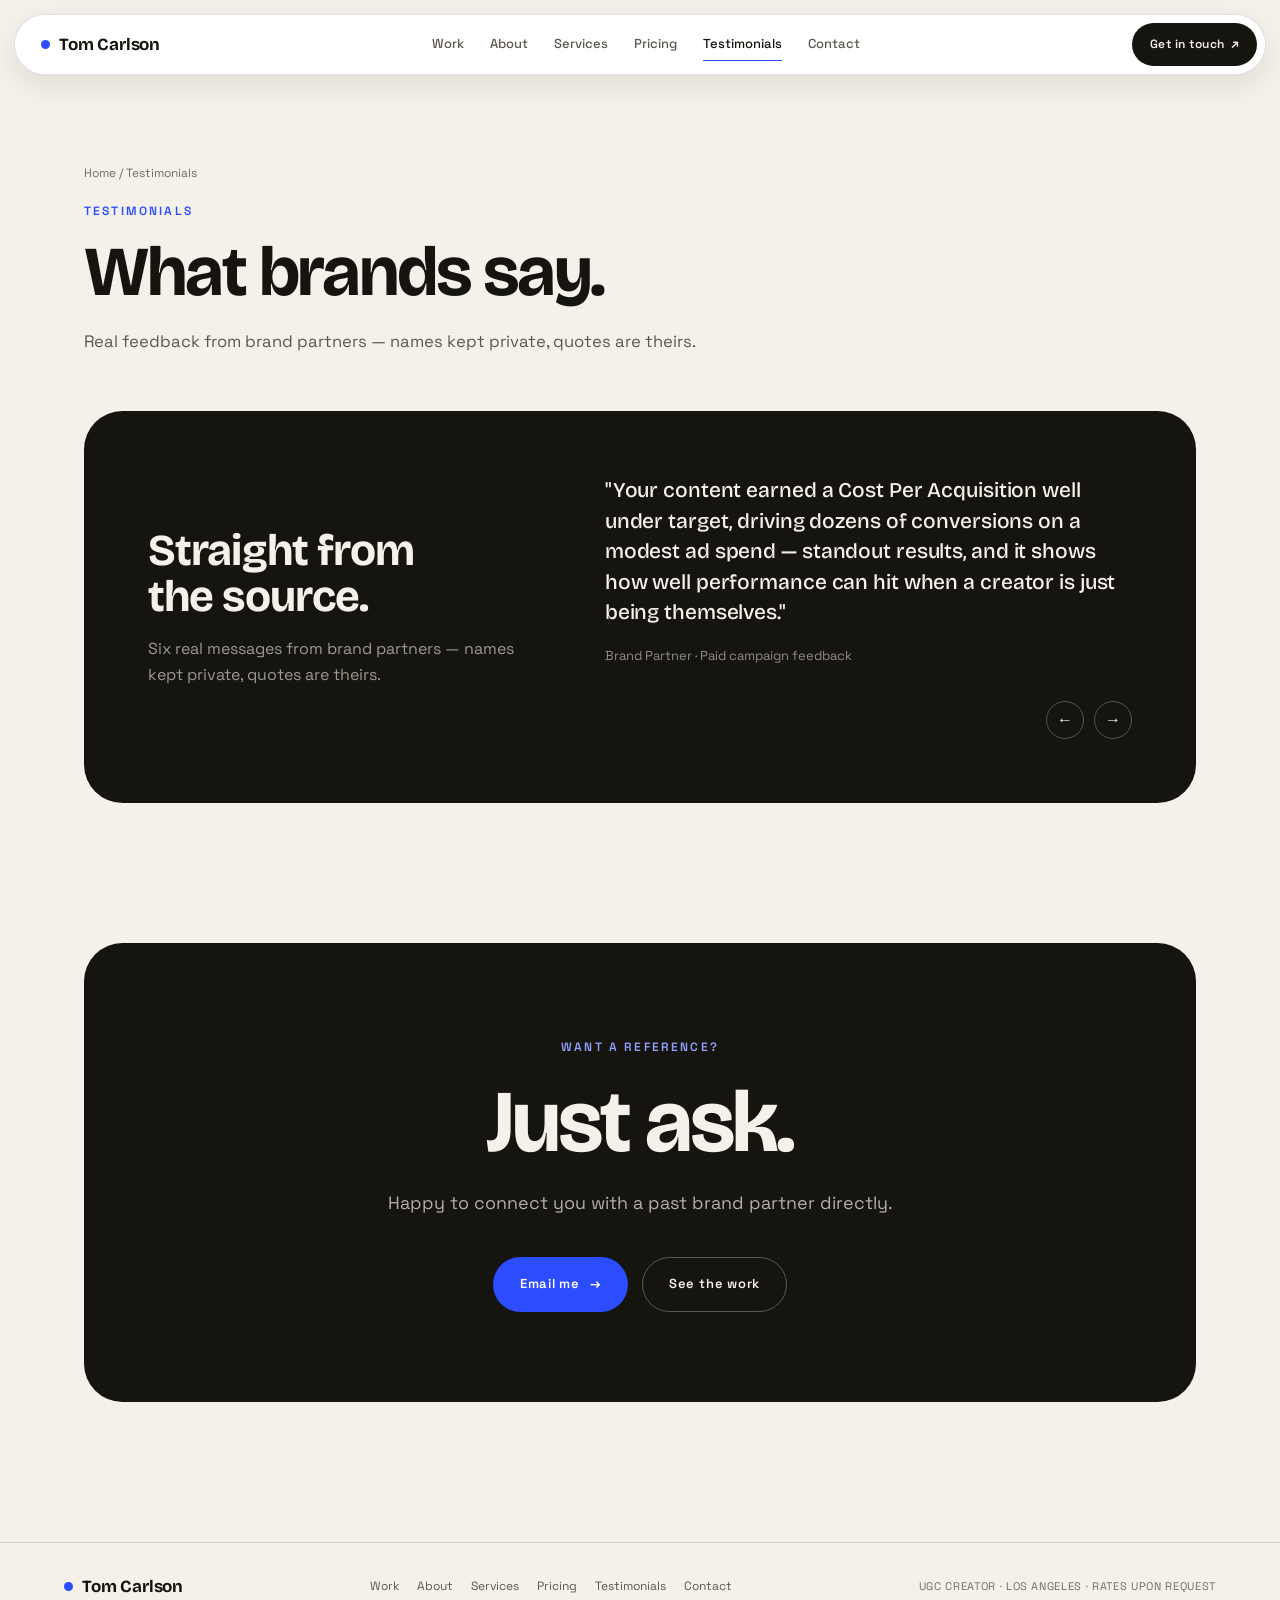
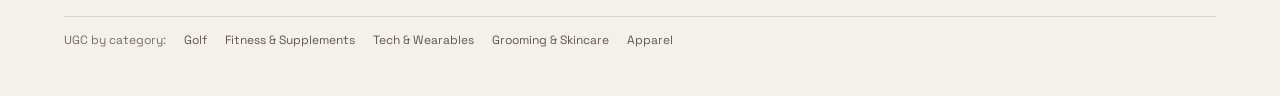
<file: testimonials.html>
<!DOCTYPE html>
<html lang="en">
<head>
<meta charset="UTF-8">
<meta name="viewport" content="width=device-width, initial-scale=1">
<title>UGC Creator Reviews &amp; Brand Testimonials | Tom Carlson</title>
<meta name="description" content="What brands say about working with Tom Carlson, a Los Angeles UGC creator serving health, wellness, fitness, sports and tech brands.">
<link rel="canonical" href="https://tomcugc.com/testimonials.html">
<meta name="robots" content="index, follow">

<meta property="og:type" content="website">
<meta property="og:site_name" content="Tom Carlson — UGC Creator">
<meta property="og:title" content="UGC Creator Reviews &amp; Brand Testimonials | Tom Carlson">
<meta property="og:description" content="What brands say about working with Tom Carlson.">
<meta property="og:url" content="https://tomcugc.com/testimonials.html">
<meta property="og:image" content="https://tomcugc.com/assets/og-image.jpg">
<meta property="og:image:width" content="1200">
<meta property="og:image:height" content="630">
<meta name="twitter:card" content="summary_large_image">

<link rel="icon" href="favicon.svg" type="image/svg+xml">
<link rel="preconnect" href="https://fonts.googleapis.com">
<link rel="preconnect" href="https://fonts.gstatic.com" crossorigin>
<link rel="preload" as="style" href="https://fonts.googleapis.com/css2?family=Bricolage+Grotesque:opsz,wght@12..96,400;12..96,500;12..96,600;12..96,700;12..96,800&family=Space+Grotesk:wght@400;500;600;700&display=optional">
<link href="https://fonts.googleapis.com/css2?family=Bricolage+Grotesque:opsz,wght@12..96,400;12..96,500;12..96,600;12..96,700;12..96,800&family=Space+Grotesk:wght@400;500;600;700&display=optional" rel="stylesheet" media="print" onload="this.media='all'">
<noscript><link href="https://fonts.googleapis.com/css2?family=Bricolage+Grotesque:opsz,wght@12..96,400;12..96,500;12..96,600;12..96,700;12..96,800&family=Space+Grotesk:wght@400;500;600;700&display=optional" rel="stylesheet"></noscript>
<link rel="stylesheet" href="styles.css?v=5">

<script type="application/ld+json">
{
  "@context": "https://schema.org",
  "@type": "BreadcrumbList",
  "itemListElement": [
    {"@type":"ListItem","position":1,"name":"Home","item":"https://tomcugc.com/"},
    {"@type":"ListItem","position":2,"name":"Testimonials","item":"https://tomcugc.com/testimonials.html"}
  ]
}
</script>
</head>
<body>
<a href="#main" class="skip-link">Skip to content</a>

<nav class="nav" id="nav" aria-label="Primary">
  <a href="/" class="brand"><span class="dot"></span>Tom Carlson</a>
  <div class="nav-mid">
    <a href="work.html">Work</a>
    <a href="about.html">About</a>
    <a href="services.html">Services</a>
    <a href="pricing.html">Pricing</a>
    <a href="testimonials.html" aria-current="page">Testimonials</a>
    <a href="contact.html">Contact</a>
  </div>
  <div class="nav-right">
    <a class="nav-cta" href="#" data-email="1" data-subject="UGC%20Project%20Inquiry">Get in touch <span class="arr">↗</span></a>
    <button class="nav-toggle" id="navToggle" aria-label="Open menu" aria-expanded="false" aria-controls="mnav"><span></span></button>
  </div>
</nav>
<div class="mnav" id="mnav">
  <a href="work.html">Work</a>
  <a href="about.html">About</a>
  <a href="services.html">Services</a>
  <a href="pricing.html">Pricing</a>
  <a href="testimonials.html">Testimonials</a>
  <a href="contact.html">Contact</a>
</div>

<main id="main">
<header class="pagehead">
  <div class="wrap">
    <p class="crumbs"><a href="/">Home</a> / Testimonials</p>
    <div class="idx kicker">Testimonials</div>
    <h1>What brands say.</h1>
    <p class="body">Real feedback from brand partners — names kept private, quotes are theirs.</p>
  </div>
</header>

<section class="pad pad-top-0">
  <div class="wrap">
    <div class="testi-carousel">
      <div>
        <h2 class="lede">Straight from the source.</h2>
        <p class="lede-sub">Six real messages from brand partners — names kept private, quotes are theirs.</p>
      </div>
      <div>
        <div class="testi-track">
          <div class="testi-slide active">
            <p class="q">"Your content earned a Cost Per Acquisition well under target, driving dozens of conversions on a modest ad spend — standout results, and it shows how well performance can hit when a creator is just being themselves."</p>
            <span class="who">Brand Partner · Paid campaign feedback</span>
          </div>
          <div class="testi-slide">
            <p class="q">"We really appreciate the vivid presentation and clarity in your content. The views and engagement this video achieved are well above average, which really speaks to your outstanding creativity and content quality. We're genuinely excited about exploring more collaborations with you in the future."</p>
            <span class="who">Brand Partner · Organic content feedback</span>
          </div>
          <div class="testi-slide">
            <p class="q">"Thanks so much for sending these over — the content looks great! We'll take a look at where and when it fits best into our upcoming content plans and keep you posted."</p>
            <span class="who">Brand Partner</span>
          </div>
          <div class="testi-slide">
            <p class="q">"Your first video is landing on our socials on Sunday. We didn't have to edit your videos, just added a little music to it. They were perfect as is!"</p>
            <span class="who">Brand Partner</span>
          </div>
          <div class="testi-slide">
            <div class="stars">★★★★★</div>
            <p class="q">"Loved working with Tom! Thank you!!!"</p>
            <span class="who">Brand Partner review</span>
          </div>
          <div class="testi-slide">
            <p class="q">"We love your content! Thank you for everything you've done for us."</p>
            <span class="who">Brand Partner</span>
          </div>
        </div>
        <div class="testi-nav-row">
          <span class="who">Brand feedback</span>
          <div class="testi-nav">
            <button class="prev" aria-label="Previous testimonial">←</button>
            <button class="next" aria-label="Next testimonial">→</button>
          </div>
        </div>
      </div>
    </div>
  </div>
</section>

<section class="pad pad-top-0" id="contact">
  <div class="wrap">
    <div class="contact-card">
      <span class="kicker">Want a reference?</span>
      <h2>Just ask.</h2>
      <p class="sub">Happy to connect you with a past brand partner directly.</p>
      <div class="cta">
        <a class="btn btn-solid" href="#" data-email="1" data-subject="UGC%20Project%20Inquiry">Email me <span class="arr">→</span></a>
        <a class="btn btn-ghost" href="work.html">See the work</a>
      </div>
    </div>
  </div>
</section>
</main>

<footer>
  <span class="brand"><span class="dot"></span>Tom Carlson</span>
  <nav class="fnav" aria-label="Footer">
    <a href="work.html">Work</a><a href="about.html">About</a><a href="services.html">Services</a><a href="pricing.html">Pricing</a><a href="testimonials.html">Testimonials</a><a href="contact.html">Contact</a>
  </nav>
  <nav class="fnav fnav-cats" aria-label="UGC categories"><span class="fnav-lbl">UGC by category:</span><a href="golf-ugc-creator.html">Golf</a><a href="fitness-ugc-creator.html">Fitness &amp; Supplements</a><a href="tech-ugc-creator.html">Tech &amp; Wearables</a><a href="grooming-skincare-ugc-creator.html">Grooming &amp; Skincare</a><a href="apparel-ugc-creator.html">Apparel</a></nav>
  <span class="c">UGC Creator · Los Angeles · Rates upon request</span>
</footer>

<script src="script.js"></script>
</body>
</html>
</file>
<file: styles.css>
/* ===== Design tokens ===== */
:root{
  --paper:#f4f1ea;
  --card:#ffffff;
  --ink:#16140f;
  --ink-2:#5c584d;
  --ink-3:#726e64;        /* darkened from #928d80 to meet WCAG AA contrast */
  --line:rgba(22,20,15,.13);
  --line-2:rgba(22,20,15,.22);
  --accent:#2b4cff;
  --accent-2:#1c39e0;
  --accent-soft:rgba(43,76,255,.08);
  --display:"Bricolage Grotesque", system-ui, sans-serif;
  --sans:"Space Grotesk", system-ui, sans-serif;
  --container:1240px;
  --gut:clamp(20px,5vw,76px);
  --ease:cubic-bezier(.16,1,.3,1);
  --r:22px;
}
*,*::before,*::after{box-sizing:border-box;}
html{-webkit-text-size-adjust:100%;scroll-behavior:smooth;}
body{margin:0;background:var(--paper);color:var(--ink);font-family:var(--sans);line-height:1.6;
     -webkit-font-smoothing:antialiased;overflow-x:hidden;}
::selection{background:var(--accent);color:#fff;}
a{color:inherit;text-decoration:none;}
img{max-width:100%;display:block;}
.wrap{width:100%;max-width:var(--container);margin-inline:auto;padding-inline:var(--gut);}
.skip-link{position:absolute;left:-9999px;top:0;background:var(--ink);color:var(--paper);padding:12px 18px;border-radius:0 0 10px 0;z-index:100;}
.skip-link:focus{left:0;}

.kicker{font-family:var(--sans);font-weight:600;font-size:12px;letter-spacing:.18em;text-transform:uppercase;
        color:var(--accent);margin:0;display:inline-flex;align-items:center;gap:10px;}
.kicker.muted{color:var(--ink-3);}
.body{font-size:clamp(16px,1.3vw,19px);color:var(--ink-2);margin:0;text-wrap:pretty;}
.accent{color:var(--accent);}
a.accent{text-decoration:underline;text-underline-offset:3px;}

/* nav — floating pill */
.nav{position:fixed;top:14px;left:50%;transform:translateX(-50%);z-index:40;
     width:calc(100% - 28px);max-width:calc(var(--container) + 40px);
     display:flex;align-items:center;justify-content:space-between;
     padding:8px 8px 8px clamp(16px,2.4vw,26px);gap:16px;
     background:var(--card);border-radius:999px;border:1px solid var(--line);
     box-shadow:0 10px 30px rgba(22,20,15,.09);
     transition:box-shadow .3s var(--ease),transform .3s var(--ease);}
.nav.scrolled{box-shadow:0 14px 38px rgba(22,20,15,.16);}
.brand{font-family:var(--display);font-weight:700;font-size:17px;letter-spacing:-.01em;display:flex;align-items:center;gap:9px;white-space:nowrap;flex:none;}
.brand .dot{width:9px;height:9px;border-radius:50%;background:var(--accent);flex:none;}
.nav-mid{display:none;gap:26px;}
.nav-mid a{font-size:13px;font-weight:500;color:var(--ink-2);transition:color .3s;padding:6px 0;white-space:nowrap;}
.nav-mid a:hover,.nav-mid a[aria-current="page"]{color:var(--ink);}
.nav-mid a[aria-current="page"]{border-bottom:1.5px solid var(--accent);}
@media(min-width:960px){.nav-mid{display:flex;}}
.nav-right{display:flex;align-items:center;gap:10px;flex:none;}
.nav-cta{display:inline-flex;align-items:center;gap:6px;font-weight:600;font-size:12px;letter-spacing:.04em;
         color:var(--paper);background:var(--ink);border-radius:999px;padding:11px 18px;white-space:nowrap;
         transition:background .3s var(--ease);}
.nav-cta:hover{background:var(--accent);}
.nav-cta .arr{font-size:13px;}
@media(max-width:600px){.nav-cta{display:none;}}
.nav-toggle{display:inline-flex;align-items:center;justify-content:center;width:38px;height:38px;border-radius:999px;
            border:1.5px solid var(--line-2);background:transparent;cursor:pointer;flex:none;}
@media(min-width:960px){.nav-toggle{display:none;}}
.nav-toggle span{display:block;width:16px;height:1.5px;background:var(--ink);position:relative;}
.nav-toggle span::before,.nav-toggle span::after{content:"";position:absolute;left:0;width:16px;height:1.5px;background:var(--ink);transition:transform .25s var(--ease);}
.nav-toggle span::before{top:-5px;}
.nav-toggle span::after{top:5px;}
.mnav{position:fixed;inset:0;z-index:39;background:var(--paper);display:none;flex-direction:column;
      padding:100px var(--gut) 40px;gap:6px;}
.mnav.open{display:flex;}
.mnav a{font-family:var(--display);font-weight:600;font-size:28px;padding:14px 0;border-bottom:1px solid var(--line);}
@media(min-width:920px){.mnav{display:none !important;}}

/* hero */
.hero{padding-top:clamp(132px,20vh,210px);padding-bottom:clamp(48px,8vh,96px);}
.hero-top{display:flex;align-items:center;gap:14px;margin-bottom:clamp(26px,4vw,44px);flex-wrap:wrap;}
.hero h1{font-family:var(--display);font-weight:700;font-size:clamp(40px,8.4vw,110px);line-height:.98;
         letter-spacing:-.03em;margin:0;max-width:17ch;text-wrap:balance;}
.hero-foot{display:grid;grid-template-columns:1.3fr 1fr;gap:var(--gut);align-items:end;margin-top:clamp(34px,5vw,60px);}
@media(max-width:820px){.hero-foot{grid-template-columns:1fr;gap:34px;}}
.hero-sub{max-width:48ch;font-size:clamp(16px,1.5vw,20px);color:var(--ink-2);}
.hero-cta{display:flex;gap:14px;flex-wrap:wrap;margin-top:30px;}
.hero-meta{display:flex;gap:clamp(20px,3vw,44px);justify-content:flex-end;flex-wrap:wrap;}
@media(max-width:820px){.hero-meta{justify-content:flex-start;}}
.hero-meta .m .k{font-family:var(--display);font-weight:700;font-size:clamp(28px,3vw,40px);line-height:1;letter-spacing:-.02em;}
.hero-meta .m .v{font-size:11px;letter-spacing:.12em;text-transform:uppercase;color:var(--ink-3);margin-top:8px;}

/* page header (non-home pages) */
.pagehead{padding-top:clamp(120px,16vh,168px);padding-bottom:clamp(30px,5vw,56px);}
.pagehead .idx{margin-bottom:16px;}
.pagehead h1{font-family:var(--display);font-weight:700;font-size:clamp(36px,6vw,70px);line-height:1.02;letter-spacing:-.03em;margin:0;max-width:18ch;text-wrap:balance;}
.pagehead p{margin-top:20px;max-width:56ch;}
.crumbs{font-size:12px;color:var(--ink-3);margin-bottom:14px;}
.crumbs a{color:var(--ink-3);}
.crumbs a:hover{color:var(--accent);}

.btn{display:inline-flex;align-items:center;gap:10px;font-family:var(--sans);font-weight:600;font-size:13px;
     letter-spacing:.06em;padding:16px 26px;border-radius:999px;border:1.5px solid transparent;cursor:pointer;
     transition:background .3s var(--ease),color .3s var(--ease),border-color .3s var(--ease),transform .3s var(--ease);}
.btn .arr{transition:transform .3s var(--ease);}
.btn:hover .arr{transform:translateX(5px);}
.btn-solid{background:var(--accent);color:#fff;}
.btn-solid:hover{background:var(--accent-2);transform:translateY(-2px);}
.btn-ghost{border-color:var(--line-2);color:var(--ink);}
.btn-ghost:hover{border-color:var(--ink);}

/* brands row */
.brands{border-block:1px solid var(--line);padding-block:34px;}
.brands-inner{display:flex;align-items:center;gap:clamp(20px,4vw,56px);flex-wrap:wrap;justify-content:center;}
.brands .b{font-family:var(--display);font-weight:600;font-size:clamp(16px,1.8vw,22px);color:var(--ink);opacity:.55;
           transition:opacity .3s,color .3s;letter-spacing:-.01em;}
.brands .b:hover{opacity:1;color:var(--accent);}
.brands .lbl{font-size:11px;letter-spacing:.16em;text-transform:uppercase;color:var(--ink-3);width:100%;text-align:center;margin-bottom:22px;}

section{position:relative;}
.pad{padding-block:clamp(64px,11vw,140px);}
.pad-top-0{padding-top:0;}
.sechead{margin-bottom:clamp(36px,5vw,60px);max-width:60ch;}
.sechead .idx{font-weight:600;font-size:12px;letter-spacing:.18em;text-transform:uppercase;color:var(--accent);margin-bottom:18px;}
.sechead h2{font-family:var(--display);font-weight:700;font-size:clamp(32px,4.6vw,62px);line-height:1.0;letter-spacing:-.025em;margin:0;text-wrap:balance;}
.sechead p{margin:18px 0 0;}

/* work grid */
.work-group{margin-bottom:clamp(40px,6vw,72px);scroll-margin-top:110px;}
.work-group:last-child{margin-bottom:0;}
.group-title{margin-bottom:20px;padding-bottom:14px;border-bottom:1px solid var(--line);width:100%;}
.group-head{display:flex;flex-wrap:wrap;align-items:baseline;gap:6px 16px;margin-bottom:20px;padding-bottom:14px;border-bottom:1px solid var(--line);}
.group-head .group-name{margin:0;}
.group-count{font-size:13px;color:var(--ink-3);}
.group-link{margin-left:auto;font-size:14px;font-weight:600;}
.work-grid{display:grid;grid-template-columns:repeat(3,minmax(0,1fr));gap:clamp(16px,2vw,28px);}
@media(max-width:880px){.work-grid{grid-template-columns:repeat(2,minmax(0,1fr));}}
@media(max-width:520px){.work-grid{gap:14px;}}
.reel{display:flex;flex-direction:column;gap:16px;}
.reel .frame{position:relative;aspect-ratio:9/16;border-radius:var(--r);overflow:hidden;background:var(--card);
             box-shadow:0 18px 40px rgba(22,20,15,.10);transition:transform .45s var(--ease),box-shadow .45s var(--ease);cursor:pointer;}
.reel:hover .frame{transform:translateY(-8px);box-shadow:0 30px 60px rgba(22,20,15,.16);}
.reel .tagn{position:absolute;top:12px;left:12px;z-index:3;font-weight:600;font-size:10px;letter-spacing:.12em;text-transform:uppercase;
            color:var(--ink);background:rgba(255,255,255,.86);backdrop-filter:blur(6px);padding:6px 10px;border-radius:999px;pointer-events:none;}
.reel .meta{display:flex;flex-wrap:wrap;align-items:baseline;justify-content:space-between;gap:2px 10px;padding-inline:4px;}
.reel .meta .b{font-family:var(--display);font-weight:600;font-size:16px;letter-spacing:-.01em;}
.reel .meta .t{font-size:11px;letter-spacing:.08em;text-transform:uppercase;color:var(--ink-3);white-space:nowrap;}
.reel-video{position:absolute;inset:0;width:100%;height:100%;object-fit:cover;background:#15110c;}
.reel-play{position:absolute;top:50%;left:50%;transform:translate(-50%,-50%);z-index:4;width:62px;height:62px;border:0;border-radius:999px;cursor:pointer;
  background:rgba(0,0,0,.5);backdrop-filter:blur(6px);color:#fff;display:flex;align-items:center;justify-content:center;transition:opacity .25s var(--ease),transform .25s var(--ease);}
.reel-play:hover{transform:translate(-50%,-50%) scale(1.07);background:rgba(0,0,0,.65);}
.frame.playing .reel-play{opacity:0;pointer-events:none;}
.reel-caption{font-size:14px;color:var(--ink-2);margin:0;}

/* about */
.about{display:grid;grid-template-columns:1fr 1fr;gap:clamp(40px,6vw,90px);align-items:center;}
@media(max-width:820px){.about{grid-template-columns:1fr;gap:40px;}}
.about-portrait{aspect-ratio:4/5;border-radius:var(--r);overflow:hidden;box-shadow:0 24px 50px rgba(22,20,15,.14);}
.portrait-img{width:100%;height:100%;object-fit:cover;display:block;}
.about .lede{font-family:var(--display);font-weight:600;font-size:clamp(24px,2.8vw,38px);line-height:1.12;letter-spacing:-.02em;margin:0 0 24px;text-wrap:balance;}
.about-copy{display:flex;flex-direction:column;gap:20px;max-width:52ch;}

/* approach cards */
.ap-grid{display:grid;grid-template-columns:repeat(3,1fr);gap:clamp(16px,2vw,24px);}
@media(max-width:820px){.ap-grid{grid-template-columns:1fr;}}
.ap{background:var(--card);border-radius:var(--r);padding:clamp(26px,3vw,38px);display:flex;flex-direction:column;gap:14px;
    box-shadow:0 14px 34px rgba(22,20,15,.07);transition:transform .4s var(--ease);}
.ap:hover{transform:translateY(-5px);}
.ap .n{font-family:var(--display);font-weight:700;font-size:30px;color:var(--accent);line-height:1;letter-spacing:-.02em;}
.ap h3{font-family:var(--display);font-weight:600;font-size:21px;letter-spacing:-.01em;margin:6px 0 0;}
.ap p{margin:0;font-size:15px;color:var(--ink-2);}

/* verticals */
.chips{display:flex;flex-wrap:wrap;gap:12px;}
.chip{display:inline-flex;align-items:center;border:1.5px solid var(--line-2);border-radius:999px;padding:13px 24px;font-weight:500;font-size:15px;background:transparent;
      transition:border-color .3s,color .3s,background .3s;}
.chip:hover{border-color:var(--accent);color:var(--accent);background:var(--accent-soft);}

/* services */
.svc{border-top:1px solid var(--line-2);}
.svc .row{display:grid;grid-template-columns:54px 1fr auto;align-items:start;gap:20px;padding:26px 4px;
          border-bottom:1px solid var(--line);transition:padding-left .35s var(--ease),background .35s var(--ease);}
.svc .row:hover{padding-left:16px;background:var(--accent-soft);}
.svc .row .num{font-family:var(--display);font-weight:700;font-size:18px;color:var(--ink-3);}
.svc .row:hover .num{color:var(--accent);}
.svc .row .nm{font-family:var(--display);font-weight:600;font-size:clamp(20px,2.4vw,30px);letter-spacing:-.02em;}
.svc .row .tg{font-size:11px;letter-spacing:.12em;text-transform:uppercase;color:var(--ink-3);}
.svc .row .desc{grid-column:2/3;margin:8px 0 0;font-size:15px;color:var(--ink-2);max-width:56ch;}
@media(max-width:600px){.svc .row{grid-template-columns:34px 1fr;}.svc .row .tg{display:none;}}

/* faq */
.faq{display:flex;flex-direction:column;gap:14px;}
.faq details{background:var(--card);border-radius:22px;padding:22px clamp(20px,3vw,28px);
             box-shadow:0 8px 22px rgba(22,20,15,.06);transition:background .3s var(--ease),color .3s var(--ease);}
.faq details[open]{background:var(--ink);color:var(--paper);}
.faq summary{font-family:var(--display);font-weight:600;font-size:clamp(16px,1.9vw,19px);cursor:pointer;list-style:none;
             display:flex;justify-content:space-between;align-items:center;gap:16px;}
.faq summary::-webkit-details-marker{display:none;}
.faq summary::after{content:"⌄";flex:none;width:34px;height:34px;border-radius:999px;display:flex;align-items:center;justify-content:center;
                    font-size:16px;line-height:1;background:var(--ink);color:var(--paper);
                    transition:transform .3s var(--ease),background .3s var(--ease),color .3s var(--ease);}
.faq details[open] summary::after{transform:rotate(180deg);background:var(--accent);color:#fff;}
.faq .a{margin:14px 0 0;color:var(--ink-2);max-width:64ch;}
.faq details[open] .a{color:rgba(244,241,234,.75);}
.faq details[open] a.accent{color:#9db2ff;}

/* testimonials */
.testi{background:var(--card);border-radius:var(--r);padding:clamp(26px,3vw,36px);box-shadow:0 14px 34px rgba(22,20,15,.07);
       display:flex;flex-direction:column;gap:16px;}
.testi .q{font-family:var(--display);font-weight:500;font-size:19px;line-height:1.4;letter-spacing:-.01em;margin:0;}
.testi .who{font-size:13px;color:var(--ink-3);}

/* marquee ticker */
.marquee{overflow:hidden;background:var(--ink);padding-block:16px;}
.marquee-track{display:flex;gap:32px;width:max-content;animation:marquee 30s linear infinite;}
.marquee-track span{font-family:var(--display);font-weight:600;font-size:14px;letter-spacing:.03em;text-transform:uppercase;
                     color:rgba(244,241,234,.8);white-space:nowrap;display:flex;align-items:center;gap:32px;}
.marquee-track .sep{color:var(--accent);}
@keyframes marquee{from{transform:translateX(0);}to{transform:translateX(-50%);}}
@media(prefers-reduced-motion:reduce){.marquee-track{animation:none;}}

/* tilted image collage */
.collage-card{position:relative;background:var(--ink);border-radius:clamp(24px,3vw,40px);overflow:hidden;
              min-height:clamp(360px,42vw,460px);display:flex;align-items:center;justify-content:center;text-align:center;
              padding:clamp(32px,5vw,60px);}
.collage-img{position:absolute;border-radius:16px;overflow:hidden;box-shadow:0 20px 44px rgba(0,0,0,.4);
             width:clamp(96px,13vw,190px);aspect-ratio:4/3;background:#000;}
.collage-img img{width:100%;height:100%;object-fit:cover;display:block;}
.collage-c1{top:7%;left:5%;transform:rotate(-9deg);}
.collage-c2{top:9%;right:5%;transform:rotate(8deg);}
.collage-c3{bottom:8%;left:11%;transform:rotate(7deg);}
.collage-c4{bottom:9%;right:9%;transform:rotate(-7deg);}
@media(max-width:760px){.collage-img{display:none;}}
.collage-center{position:relative;z-index:2;max-width:42ch;}
.collage-center h2{font-family:var(--display);color:var(--paper);font-weight:700;font-size:clamp(26px,4vw,44px);
                    line-height:1.12;letter-spacing:-.02em;margin:0 0 28px;text-wrap:balance;}

/* stats bar */
.stats-bar{background:var(--ink);border-radius:clamp(24px,3vw,40px);padding:clamp(36px,5vw,56px) var(--gut);
           display:grid;grid-template-columns:repeat(4,minmax(0,1fr));gap:20px;}
@media(max-width:820px){.stats-bar{grid-template-columns:repeat(2,minmax(0,1fr));}}
.stat{text-align:center;min-width:0;}
.stat .num{overflow-wrap:break-word;}
.stat .num{font-family:var(--display);font-weight:700;color:var(--paper);font-size:clamp(28px,3.4vw,44px);line-height:1;letter-spacing:-.02em;}
.stat .num .accent{color:#8fa0ff;}
.stat .lbl{margin-top:10px;font-size:11px;letter-spacing:.12em;text-transform:uppercase;color:rgba(244,241,234,.55);}

/* testimonial carousel */
.testi-carousel{background:var(--ink);border-radius:clamp(24px,3vw,40px);padding:clamp(36px,5vw,64px);
                display:grid;grid-template-columns:minmax(0,1fr) minmax(0,1.3fr);gap:clamp(30px,4vw,60px);align-items:center;}
@media(max-width:820px){.testi-carousel{grid-template-columns:minmax(0,1fr);}}
.testi-carousel .lede{font-family:var(--display);font-weight:700;color:var(--paper);font-size:clamp(28px,3.6vw,44px);
                       line-height:1.05;letter-spacing:-.02em;margin:0 0 16px;text-wrap:balance;}
.testi-carousel .lede-sub{color:rgba(244,241,234,.6);max-width:38ch;margin:0;}
.testi-track{position:relative;min-height:200px;}
.testi-slide{display:none;flex-direction:column;gap:18px;}
.testi-slide.active{display:flex;}
.testi-slide .q{font-family:var(--display);font-weight:500;color:var(--paper);font-size:clamp(17px,1.8vw,21px);
                line-height:1.45;letter-spacing:-.005em;margin:0;}
.testi-slide .stars{color:#ffcf4d;letter-spacing:2px;font-size:14px;}
.testi-nav-row{display:flex;align-items:center;justify-content:space-between;margin-top:26px;}
.testi-slide .who{font-size:13px;color:rgba(244,241,234,.55);}
.testi-nav{display:flex;gap:10px;}
.testi-nav button{width:38px;height:38px;border-radius:999px;border:1.5px solid rgba(244,241,234,.28);background:transparent;
                   color:var(--paper);cursor:pointer;display:flex;align-items:center;justify-content:center;font-size:16px;
                   transition:background .3s var(--ease),border-color .3s var(--ease);}
.testi-nav button:hover{background:var(--accent);border-color:var(--accent);}

/* contact */
.contact-card{background:var(--ink);color:var(--paper);border-radius:clamp(24px,3vw,40px);padding:clamp(44px,7vw,96px) var(--gut);text-align:center;}
.contact-card .kicker{color:#8fa0ff;justify-content:center;}
.contact-card h2,.contact-card h1{font-family:var(--display);font-weight:700;font-size:clamp(36px,7vw,88px);line-height:.98;letter-spacing:-.03em;margin:20px 0 0;text-wrap:balance;}
.contact-card .sub{max-width:46ch;margin:24px auto 0;color:rgba(244,241,234,.7);font-size:clamp(16px,1.4vw,19px);}
.contact-card .cta{margin-top:40px;display:flex;gap:14px;justify-content:center;flex-wrap:wrap;}
.contact-card .btn-ghost{border-color:rgba(244,241,234,.3);color:var(--paper);}
.contact-card .btn-ghost:hover{border-color:var(--paper);}
.contact-links{display:flex;gap:clamp(22px,4vw,56px);justify-content:center;flex-wrap:wrap;margin-top:56px;padding-top:34px;border-top:1px solid rgba(244,241,234,.18);}
.contact-links a{display:flex;flex-direction:column;gap:7px;align-items:center;}
.contact-links .k{font-size:10px;letter-spacing:.16em;text-transform:uppercase;color:rgba(244,241,234,.5);}
.contact-links .v{font-family:var(--display);font-weight:600;font-size:19px;transition:color .3s;}
.contact-links a:hover .v{color:#8fa0ff;}

footer{padding:30px var(--gut) 46px;display:flex;justify-content:space-between;align-items:center;gap:16px;flex-wrap:wrap;border-top:1px solid var(--line);}
footer .c{font-size:11px;letter-spacing:.06em;text-transform:uppercase;color:var(--ink-3);}
footer .fnav{display:flex;gap:18px;flex-wrap:wrap;font-size:12px;color:var(--ink-2);}
footer .fnav a:hover{color:var(--accent);}
footer .fnav-cats{width:100%;order:3;padding-top:14px;border-top:1px solid var(--line);}
footer .fnav-lbl{color:var(--ink-3);}
.home-cats{margin-top:clamp(28px,4vw,40px);}

.rise{animation:riseIn .7s var(--ease) both;}
@keyframes riseIn{from{transform:translateY(16px);}to{transform:translateY(0);}}
@media(prefers-reduced-motion:reduce){.rise{animation:none;}}


.jump-nav-section{background:var(--card);border-bottom:1px solid var(--line);padding-block:clamp(32px,4.5vw,48px);}
.jump-nav{display:flex;flex-wrap:wrap;align-items:center;gap:10px 12px;}
.jump-nav-label{font-family:var(--sans);font-weight:600;font-size:13px;color:var(--ink-3);white-space:nowrap;margin-right:2px;}
.jump-nav .chip{padding:9px 18px;font-size:14px;display:inline-flex;align-items:center;gap:6px;}
.jump-nav .jump-count{font-size:12px;font-weight:600;color:var(--ink-3);}
.jump-nav .chip:hover .jump-count{color:var(--accent);}
</file>
